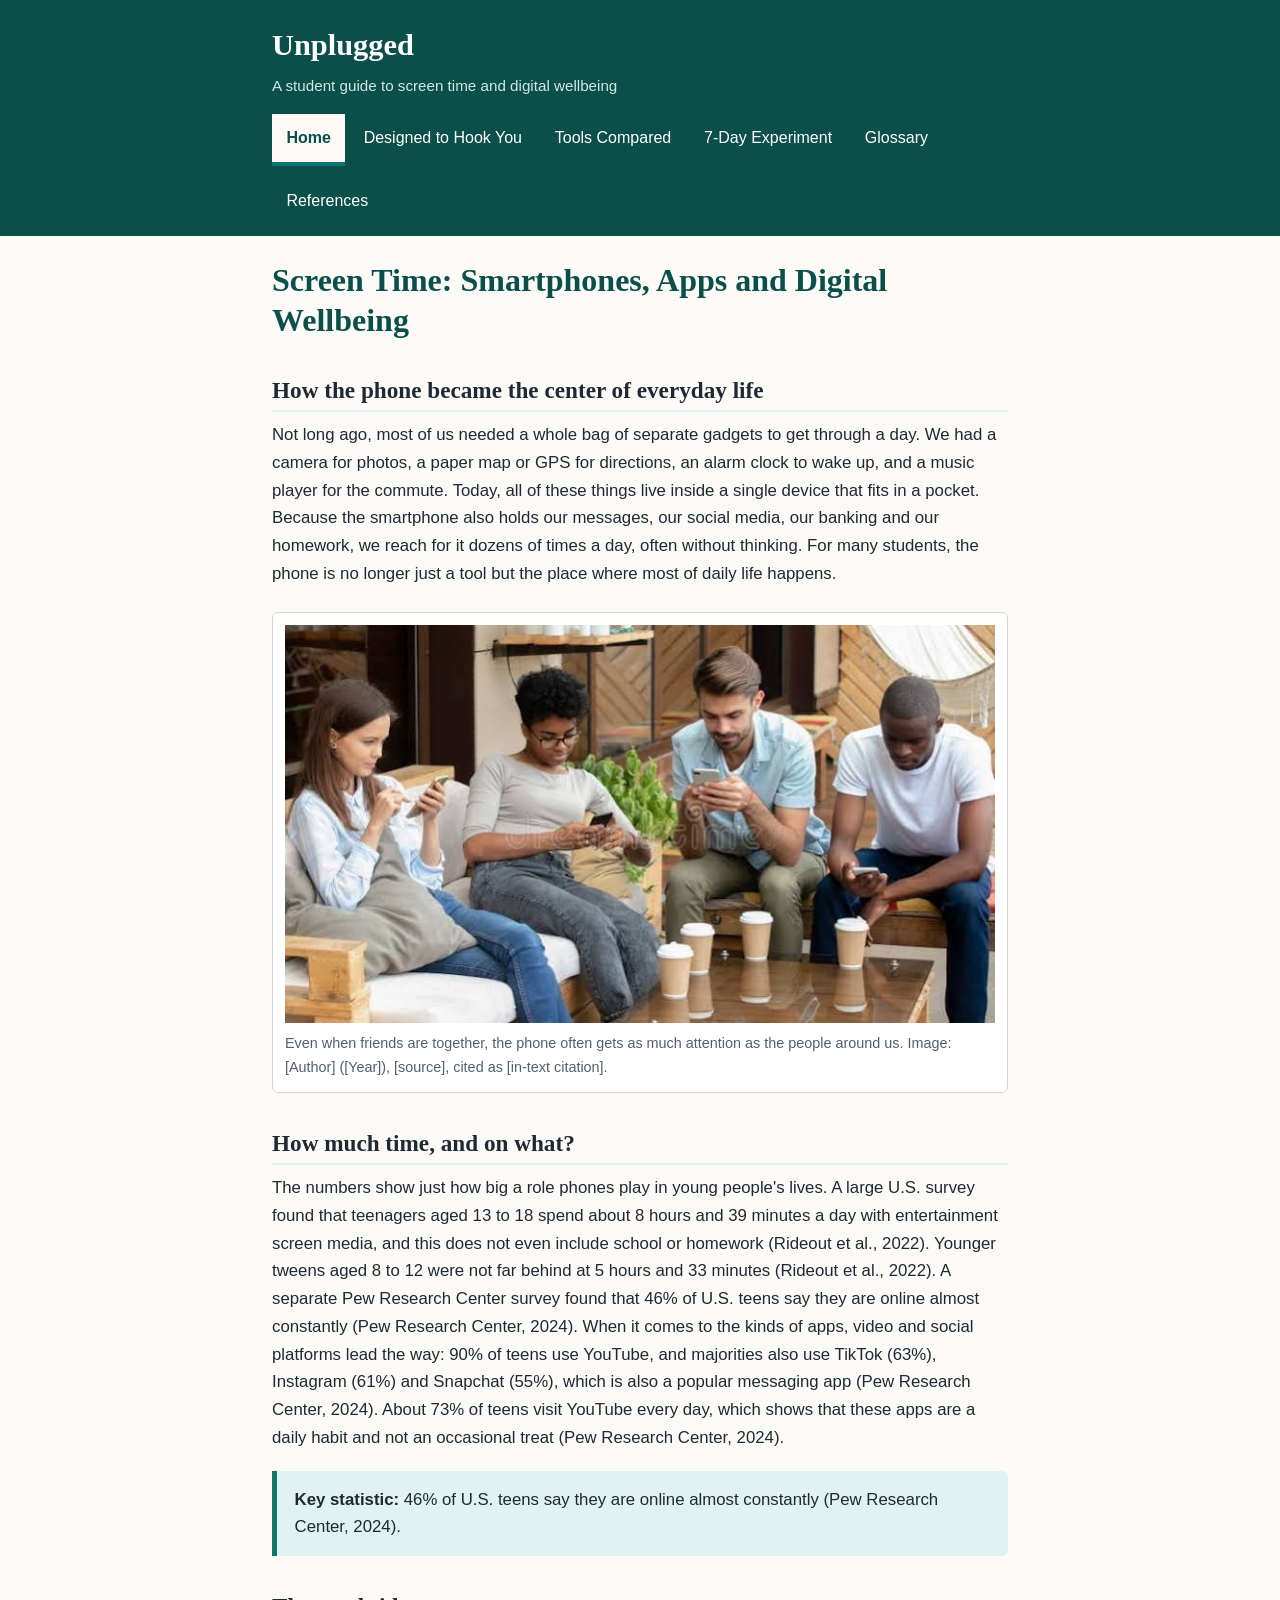
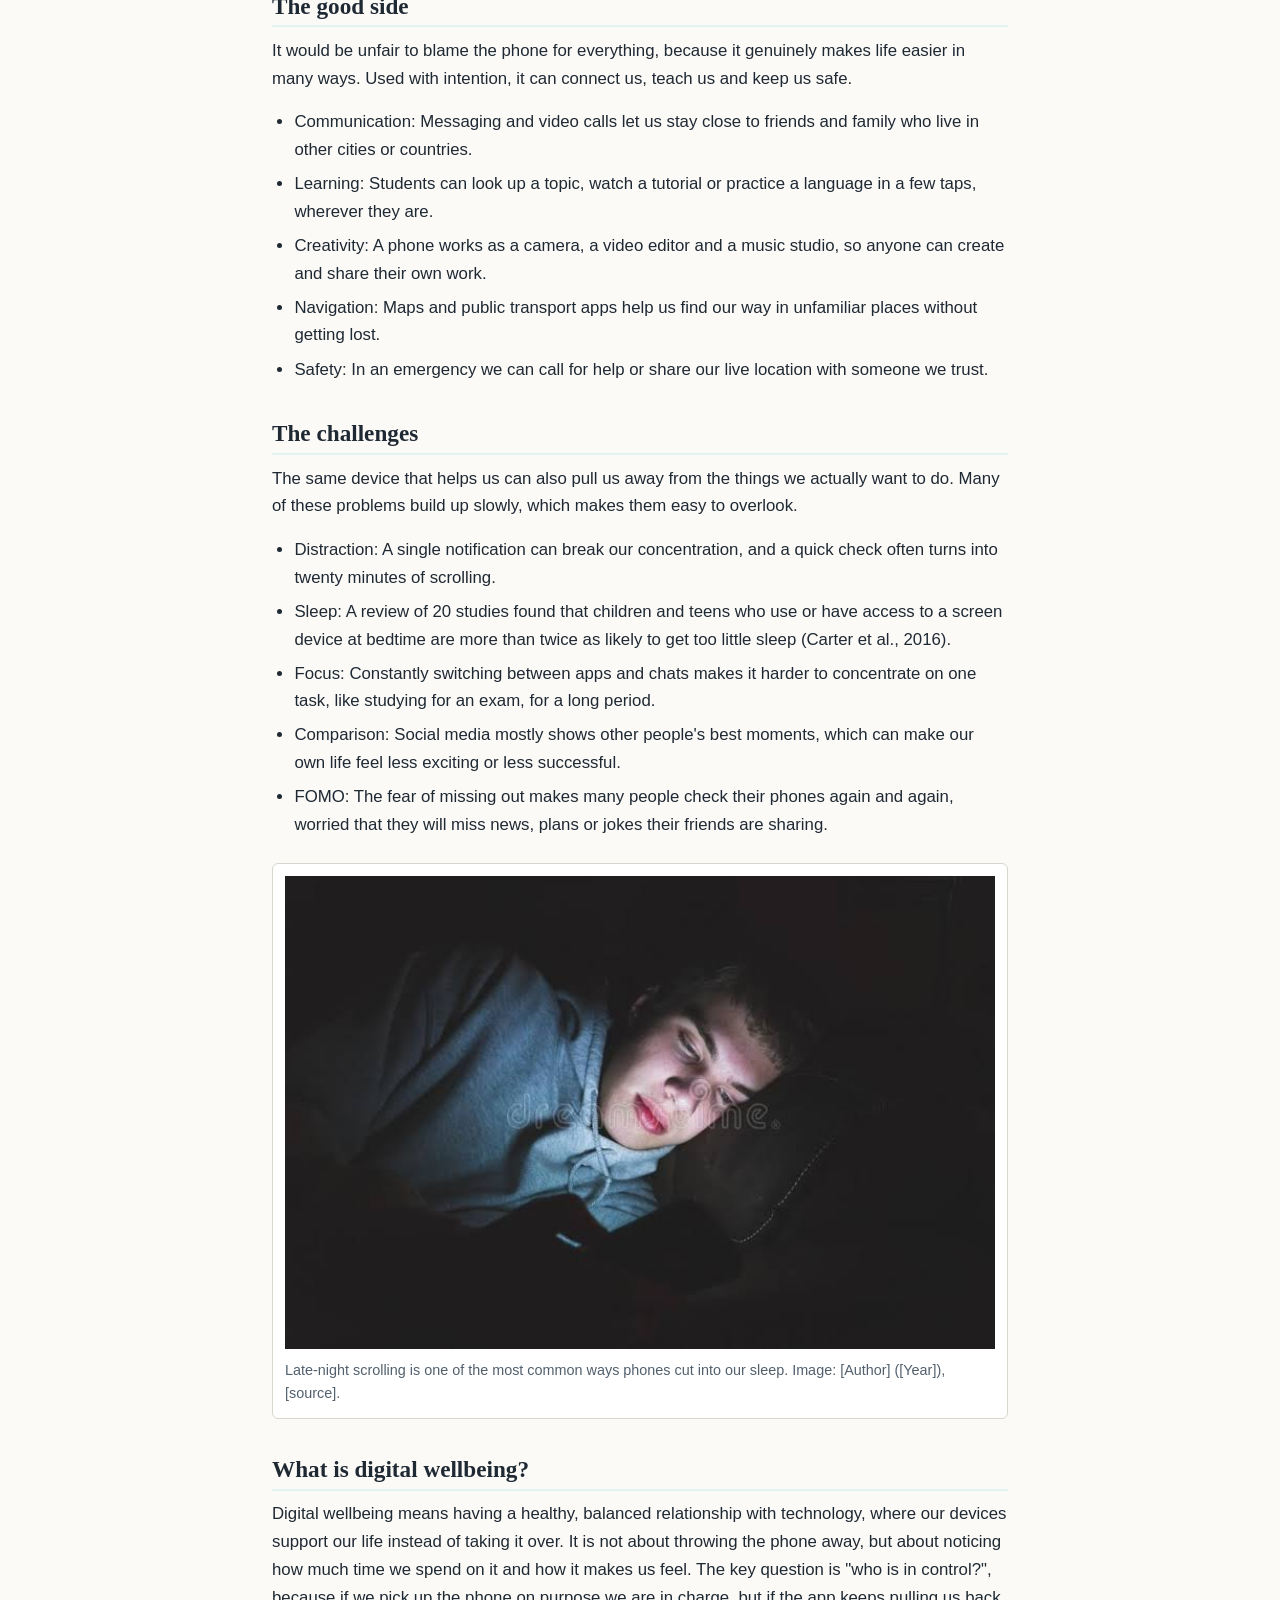
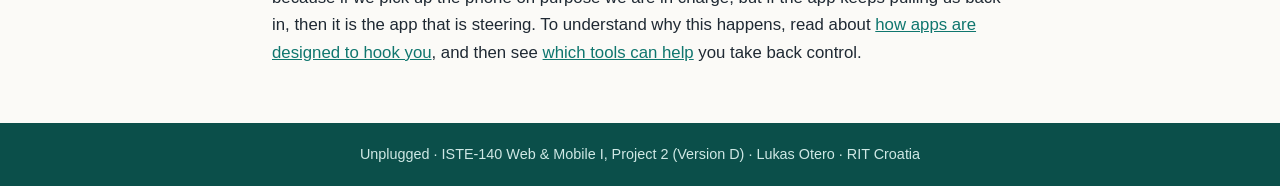
<file: index.html>
<!DOCTYPE html>
<html lang="en">
  <head>
    <meta charset="utf-8">
    <meta name="viewport" content="width=device-width, initial-scale=1">
    <title>Home | Unplugged</title>
    <link rel="stylesheet" href="assets/css/style.css">
  </head>
  <body>
    <header class="site-header">
      <p class="site-name">Unplugged</p>
      <p class="site-tagline">A student guide to screen time and digital wellbeing</p>
      <nav aria-label="Main navigation">
        <ul class="nav-list">
          <li><a href="index.html" aria-current="page">Home</a></li>
          <li><a href="hooked.html">Designed to Hook You</a></li>
          <li><a href="tools.html">Tools Compared</a></li>
          <li><a href="experiment.html">7-Day Experiment</a></li>
          <li><a href="glossary.html">Glossary</a></li>
          <li><a href="references.html">References</a></li>
        </ul>
      </nav>
    </header>

    <main>
      <h1>Screen Time: Smartphones, Apps and Digital Wellbeing</h1>

      <section class="intro">
        <h2>How the phone became the center of everyday life</h2>
        <p>Not long ago, most of us needed a whole bag of separate gadgets to get through a day. We had a camera for photos, a paper map or GPS for directions, an alarm clock to wake up, and a music player for the commute. Today, all of these things live inside a single device that fits in a pocket. Because the smartphone also holds our messages, our social media, our banking and our homework, we reach for it dozens of times a day, often without thinking. For many students, the phone is no longer just a tool but the place where most of daily life happens.</p>
        <figure>
          <img src="assets/media/home-phone-use.jpg" alt="A group of students sitting together on a bench, each one looking down at their own smartphone" width="800" height="500">
          <figcaption>Even when friends are together, the phone often gets as much attention as the people around us. Image: [Author] ([Year]), [source], cited as [in-text citation].</figcaption>
        </figure>
      </section>

      <section>
        <h2>How much time, and on what?</h2>
        <p>The numbers show just how big a role phones play in young people's lives. A large U.S. survey found that teenagers aged 13 to 18 spend about 8 hours and 39 minutes a day with entertainment screen media, and this does not even include school or homework (Rideout et al., 2022). Younger tweens aged 8 to 12 were not far behind at 5 hours and 33 minutes (Rideout et al., 2022). A separate Pew Research Center survey found that 46% of U.S. teens say they are online almost constantly (Pew Research Center, 2024). When it comes to the kinds of apps, video and social platforms lead the way: 90% of teens use YouTube, and majorities also use TikTok (63%), Instagram (61%) and Snapchat (55%), which is also a popular messaging app (Pew Research Center, 2024). About 73% of teens visit YouTube every day, which shows that these apps are a daily habit and not an occasional treat (Pew Research Center, 2024).</p>
        <aside class="note">
          <p><strong>Key statistic:</strong> 46% of U.S. teens say they are online almost constantly (Pew Research Center, 2024).</p>
        </aside>
      </section>

      <section>
        <h2>The good side</h2>
        <p>It would be unfair to blame the phone for everything, because it genuinely makes life easier in many ways. Used with intention, it can connect us, teach us and keep us safe.</p>
        <ul>
          <li>Communication: Messaging and video calls let us stay close to friends and family who live in other cities or countries.</li>
          <li>Learning: Students can look up a topic, watch a tutorial or practice a language in a few taps, wherever they are.</li>
          <li>Creativity: A phone works as a camera, a video editor and a music studio, so anyone can create and share their own work.</li>
          <li>Navigation: Maps and public transport apps help us find our way in unfamiliar places without getting lost.</li>
          <li>Safety: In an emergency we can call for help or share our live location with someone we trust.</li>
        </ul>
      </section>

      <section>
        <h2>The challenges</h2>
        <p>The same device that helps us can also pull us away from the things we actually want to do. Many of these problems build up slowly, which makes them easy to overlook.</p>
        <ul>
          <li>Distraction: A single notification can break our concentration, and a quick check often turns into twenty minutes of scrolling.</li>
          <li>Sleep: A review of 20 studies found that children and teens who use or have access to a screen device at bedtime are more than twice as likely to get too little sleep (Carter et al., 2016).</li>
          <li>Focus: Constantly switching between apps and chats makes it harder to concentrate on one task, like studying for an exam, for a long period.</li>
          <li>Comparison: Social media mostly shows other people's best moments, which can make our own life feel less exciting or less successful.</li>
          <li>FOMO: The fear of missing out makes many people check their phones again and again, worried that they will miss news, plans or jokes their friends are sharing.</li>
        </ul>
        <figure>
          <img src="assets/media/home-challenges.jpg" alt="A teenager lying in bed in a dark room, their face lit by the glow of a smartphone screen" width="800" height="500">
          <figcaption>Late-night scrolling is one of the most common ways phones cut into our sleep. Image: [Author] ([Year]), [source].</figcaption>
        </figure>
      </section>

      <section>
        <h2>What is digital wellbeing?</h2>
        <p>Digital wellbeing means having a healthy, balanced relationship with technology, where our devices support our life instead of taking it over. It is not about throwing the phone away, but about noticing how much time we spend on it and how it makes us feel. The key question is "who is in control?", because if we pick up the phone on purpose we are in charge, but if the app keeps pulling us back in, then it is the app that is steering. To understand why this happens, read about <a href="hooked.html">how apps are designed to hook you</a>, and then see <a href="tools.html">which tools can help</a> you take back control.</p>
      </section>
    </main>

    <footer class="site-footer">
      <p>Unplugged &middot; ISTE-140 Web &amp; Mobile I, Project 2 (Version D) &middot; Lukas Otero &middot; RIT Croatia</p>
    </footer>
  </body>
</html>
</file>
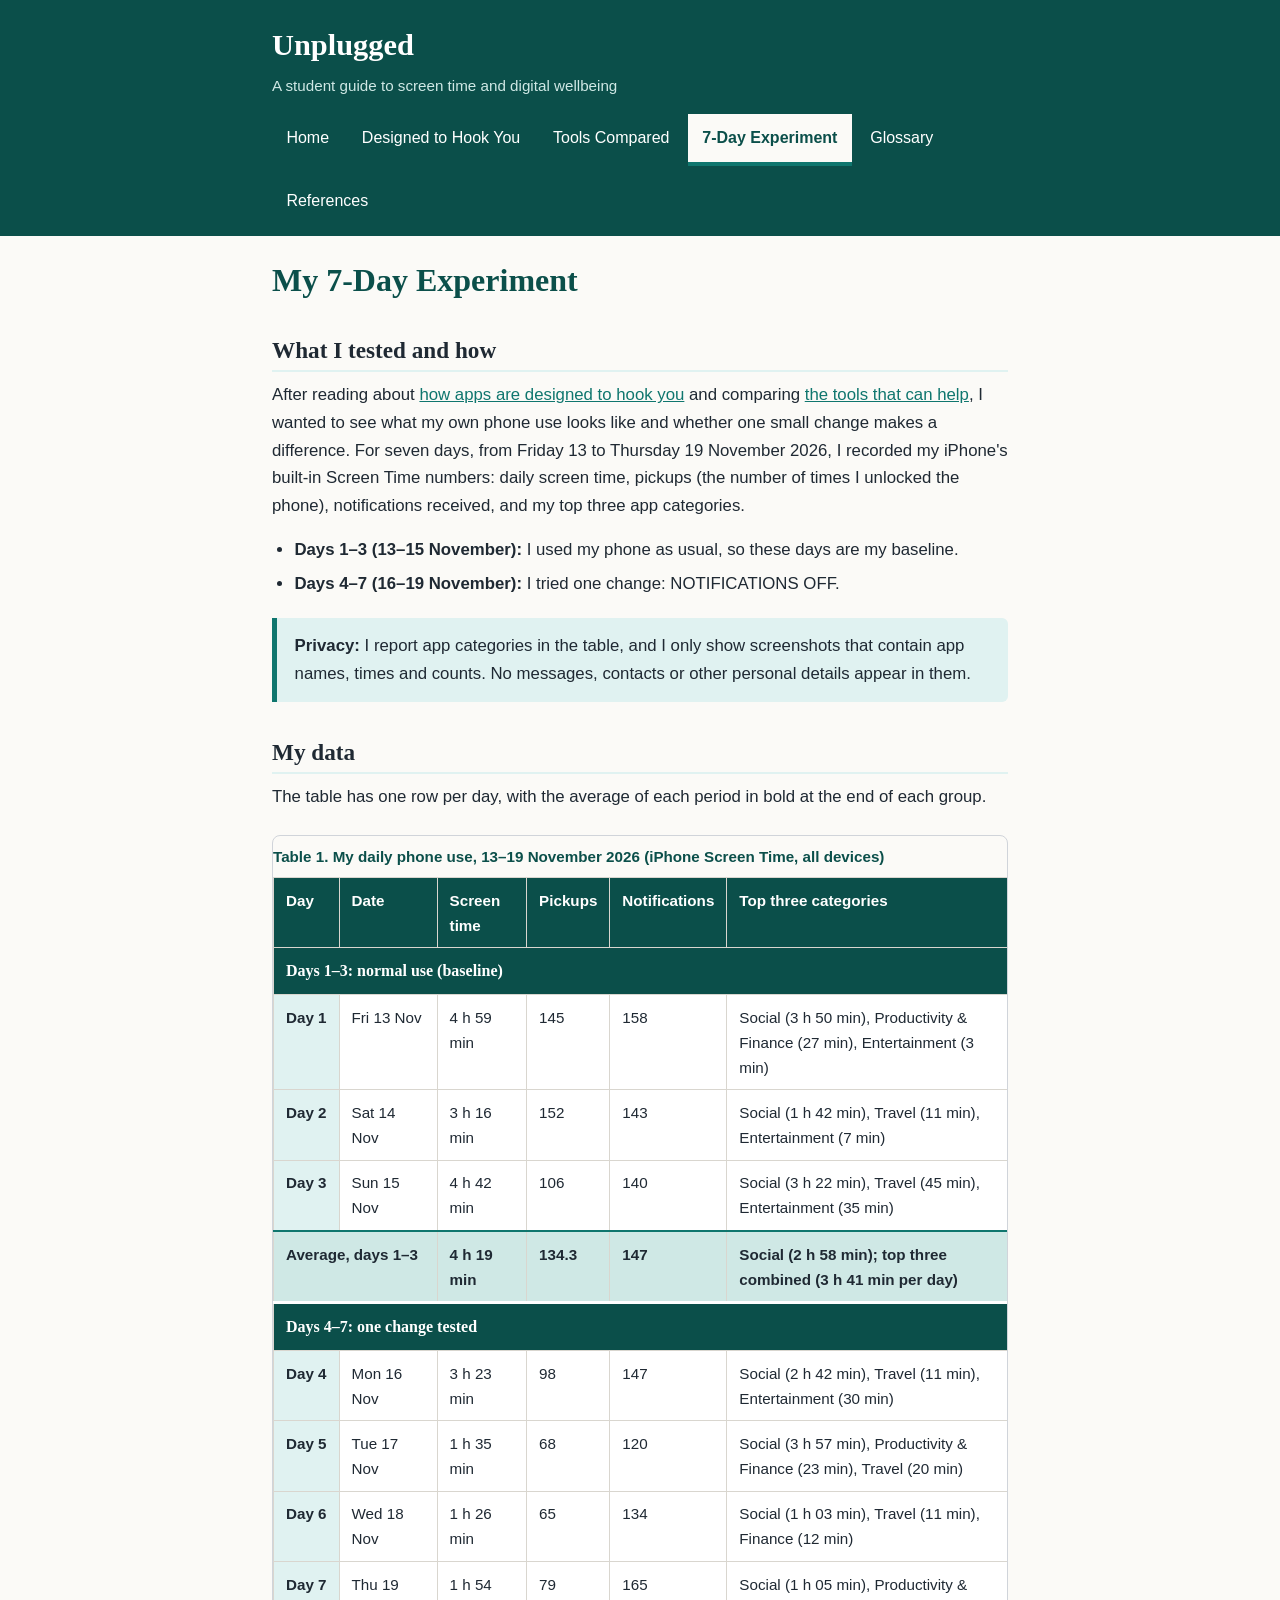
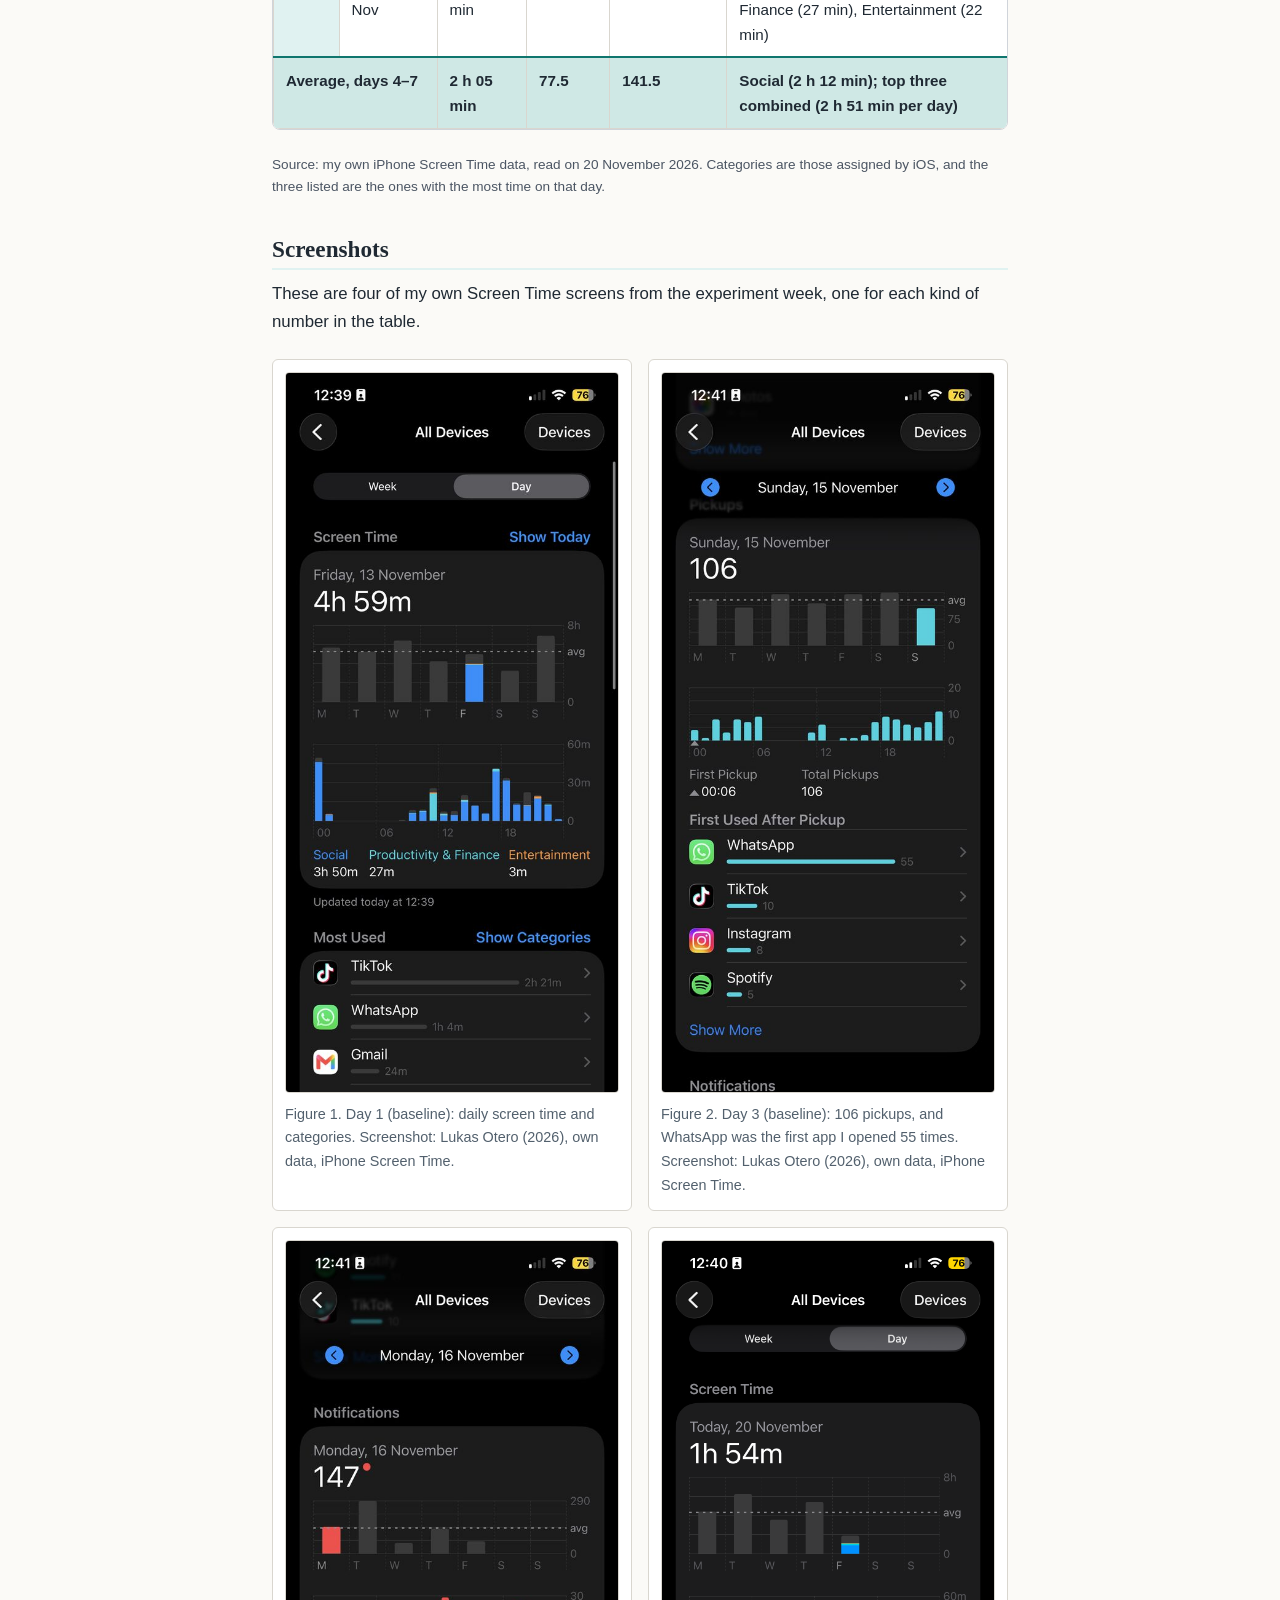
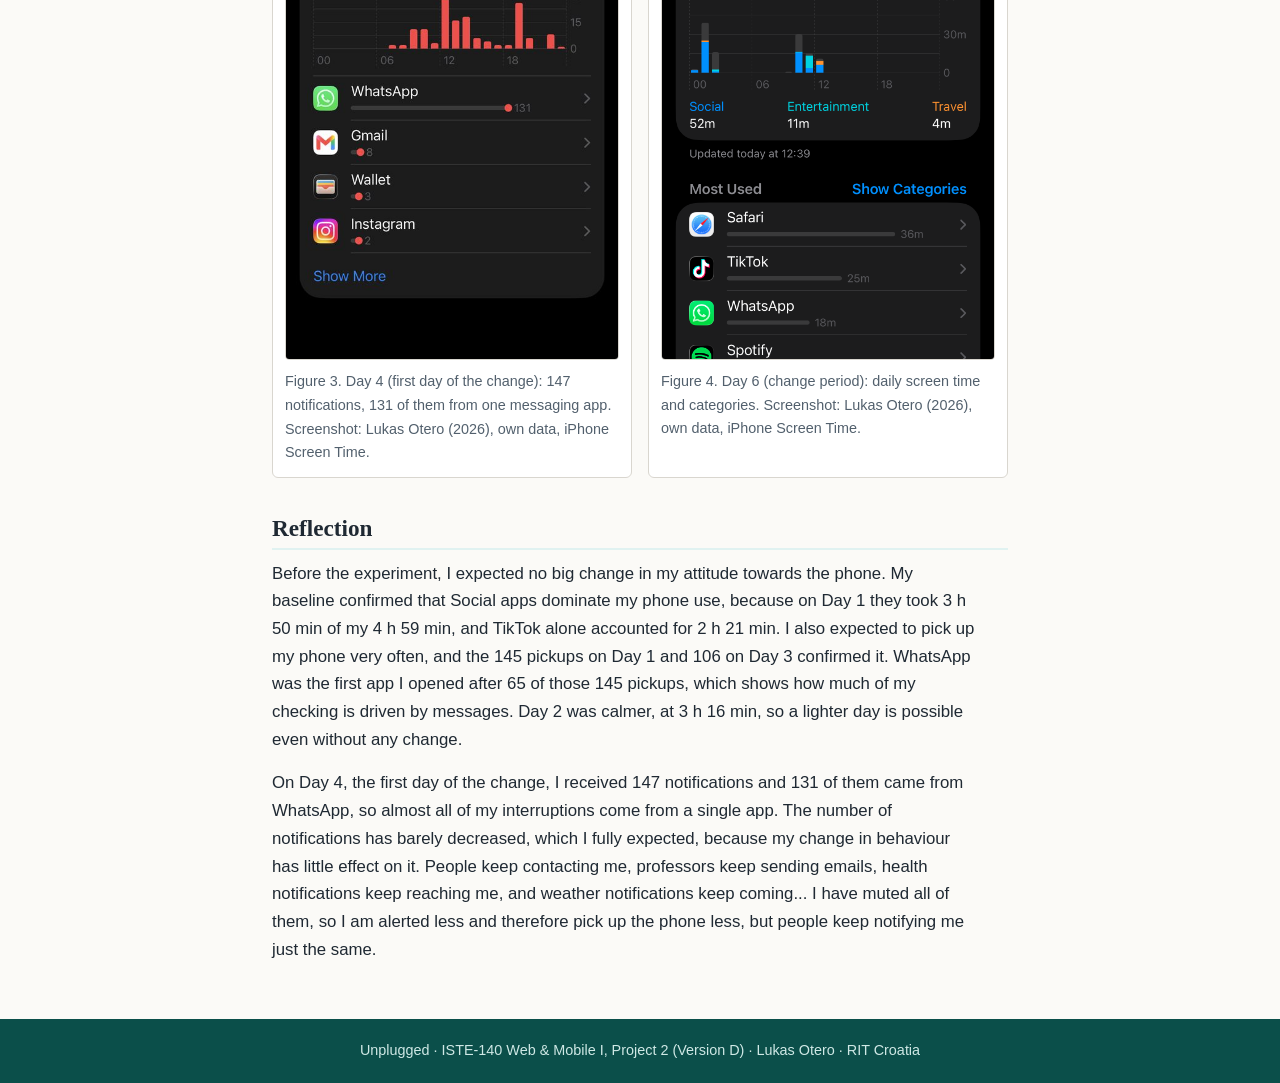
<file: experiment.html>
<!DOCTYPE html>
<html lang="en">
  <head>
    <meta charset="utf-8">
    <meta name="viewport" content="width=device-width, initial-scale=1">
    <title>7-Day Experiment | Unplugged</title>
    <link rel="stylesheet" href="assets/css/style.css">
  </head>
  <body>
    <header class="site-header">
      <p class="site-name">Unplugged</p>
      <p class="site-tagline">A student guide to screen time and digital wellbeing</p>
      <nav aria-label="Main navigation">
        <ul class="nav-list">
          <li><a href="index.html">Home</a></li>
          <li><a href="hooked.html">Designed to Hook You</a></li>
          <li><a href="tools.html">Tools Compared</a></li>
          <li><a href="experiment.html" aria-current="page">7-Day Experiment</a></li>
          <li><a href="glossary.html">Glossary</a></li>
          <li><a href="references.html">References</a></li>
        </ul>
      </nav>
    </header>

    <main>
      <h1>My 7-Day Experiment</h1>

      <section class="intro">
        <h2>What I tested and how</h2>
        <p>After reading about <a href="hooked.html">how apps are designed to hook you</a> and comparing <a href="tools.html">the tools that can help</a>, I wanted to see what my own phone use looks like and whether one small change makes a difference. For seven days, from Friday 13 to Thursday 19 November 2026, I recorded my iPhone's built-in Screen Time numbers: daily screen time, pickups (the number of times I unlocked the phone), notifications received, and my top three app categories.</p>
        <ul>
          <li><strong>Days 1&ndash;3 (13&ndash;15 November):</strong> I used my phone as usual, so these days are my baseline.</li>
          <li><strong>Days 4&ndash;7 (16&ndash;19 November):</strong> I tried one change: NOTIFICATIONS OFF.</li>
        </ul>
        <aside class="note">
          <p><strong>Privacy:</strong> I report app categories in the table, and I only show screenshots that contain app names, times and counts. No messages, contacts or other personal details appear in them.</p>
        </aside>
      </section>

      <section>
        <h2>My data</h2>
        <p>The table has one row per day, with the average of each period in bold at the end of each group.</p>

        <div class="table-wrap" tabindex="0" role="region" aria-labelledby="data-caption">
          <table class="data-table">
            <caption id="data-caption">Table 1. My daily phone use, 13&ndash;19 November 2026 (iPhone Screen Time, all devices)</caption>
            <thead>
              <tr>
                <th scope="col">Day</th>
                <th scope="col">Date</th>
                <th scope="col">Screen time</th>
                <th scope="col">Pickups</th>
                <th scope="col">Notifications</th>
                <th scope="col">Top three categories</th>
              </tr>
            </thead>
            <tbody class="period-baseline">
              <tr class="period">
                <th scope="colgroup" colspan="6">Days 1&ndash;3: normal use (baseline)</th>
              </tr>
              <tr>
                <th scope="row">Day 1</th>
                <td>Fri 13 Nov</td>
                <td>4 h 59 min</td>
                <td>145</td>
                <td>158</td>
                <td>Social (3 h 50 min), Productivity &amp; Finance (27 min), Entertainment (3 min)</td>
              </tr>
              <tr>
                <th scope="row">Day 2</th>
                <td>Sat 14 Nov</td>
                <td>3 h 16 min</td>
                <td>152</td>
                <td>143</td>
                <td>Social (1 h 42 min), Travel (11 min), Entertainment (7 min)</td>
              </tr>
              <tr>
                <th scope="row">Day 3</th>
                <td>Sun 15 Nov</td>
                <td>4 h 42 min</td>
                <td>106</td>
                <td>140</td>
                <td>Social (3 h 22 min), Travel (45 min), Entertainment (35 min)</td>
              </tr>
              <tr class="avg">
                <th scope="row" colspan="2">Average, days 1&ndash;3</th>
                <td>4 h 19 min</td>
                <td>134.3</td>
                <td>147</td>
                <td>Social (2 h 58 min); top three combined (3 h 41 min per day)</td>
              </tr>
            </tbody>
            <tbody class="period-change">
              <tr class="period">
                <th scope="colgroup" colspan="6">Days 4&ndash;7: one change tested</th>
              </tr>
              <tr>
                <th scope="row">Day 4</th>
                <td>Mon 16 Nov</td>
                <td>3 h 23 min</td>
                <td>98</td>
                <td>147</td>
                <td>Social (2 h 42 min), Travel (11 min), Entertainment (30 min)</td>
              </tr>
              <tr>
                <th scope="row">Day 5</th>
                <td>Tue 17 Nov</td>
                <td>1 h 35 min</td>
                <td>68</td>
                <td>120</td>
                <td>Social (3 h 57 min), Productivity &amp; Finance (23 min), Travel (20 min)</td>
              </tr>
              <tr>
                <th scope="row">Day 6</th>
                <td>Wed 18 Nov</td>
                <td>1 h 26 min</td>
                <td>65</td>
                <td>134</td>
                <td>Social (1 h 03 min), Travel (11 min), Finance (12 min)</td>
              </tr>
              <tr>
                <th scope="row">Day 7</th>
                <td>Thu 19 Nov</td>
                <td>1 h 54 min</td>
                <td>79</td>
                <td>165</td>
                <td>Social (1 h 05 min), Productivity &amp; Finance (27 min), Entertainment (22 min)</td>
              </tr>
              <tr class="avg">
                <th scope="row" colspan="2">Average, days 4&ndash;7</th>
                <td>2 h 05 min</td>
                <td>77.5</td>
                <td>141.5</td>
                <td>Social (2 h 12 min); top three combined (2 h 51 min per day)</td>
              </tr>
            </tbody>
          </table>
        </div>
        <p class="table-note">Source: my own iPhone Screen Time data, read on 20 November 2026. Categories are those assigned by iOS, and the three listed are the ones with the most time on that day.</p>
      </section>

      <section>
        <h2>Screenshots</h2>
        <p>These are four of my own Screen Time screens from the experiment week, one for each kind of number in the table.</p>
        <div class="shots">
          <figure>
            <img src="assets/media/screentime-day1.jpg" alt="iPhone Screen Time summary for Friday 13 November showing 4 hours 59 minutes in total, with Social at 3 hours 50 minutes and TikTok as the most used app." width="540" height="1169">
            <figcaption>Figure 1. Day 1 (baseline): daily screen time and categories. Screenshot: Lukas Otero (2026), own data, iPhone Screen Time.</figcaption>
          </figure>
          <figure>
            <img src="assets/media/pickups-day3.jpg" alt="iPhone Screen Time pickups for Sunday 15 November showing 106 pickups in total, with WhatsApp as the app used first after 55 of them." width="540" height="1169">
            <figcaption>Figure 2. Day 3 (baseline): 106 pickups, and WhatsApp was the first app I opened 55 times. Screenshot: Lukas Otero (2026), own data, iPhone Screen Time.</figcaption>
          </figure>
          <figure>
            <img src="assets/media/notifications-day4.jpg" alt="iPhone Screen Time notifications for Monday 16 November showing 147 notifications in total, 131 of them from WhatsApp." width="540" height="1169">
            <figcaption>Figure 3. Day 4 (first day of the change): 147 notifications, 131 of them from one messaging app. Screenshot: Lukas Otero (2026), own data, iPhone Screen Time.</figcaption>
          </figure>
          <figure>
            <img src="assets/media/screentime-day6.jpg" alt="iPhone Screen Time summary for Wednesday 18 November showing 6 hours 15 minutes in total, with Social at 3 hours 57 minutes." width="540" height="1169">
            <figcaption>Figure 4. Day 6 (change period): daily screen time and categories. Screenshot: Lukas Otero (2026), own data, iPhone Screen Time.</figcaption>
          </figure>
        </div>
      </section>

      <section class="reflection">
        <h2>Reflection</h2>
        <p>Before the experiment, I expected no big change in my attitude towards the phone. My baseline confirmed that Social apps dominate my phone use, because on Day 1 they took 3 h 50 min of my 4 h 59 min, and TikTok alone accounted for 2 h 21 min. I also expected to pick up my phone very often, and the 145 pickups on Day 1 and 106 on Day 3 confirmed it. WhatsApp was the first app I opened after 65 of those 145 pickups, which shows how much of my checking is driven by messages. Day 2 was calmer, at 3 h 16 min, so a lighter day is possible even without any change.</p>
        <p>On Day 4, the first day of the change, I received 147 notifications and 131 of them came from WhatsApp, so almost all of my interruptions come from a single app.
            The number of notifications has barely decreased, which I fully expected, because my change in behaviour has little effect on it. People keep contacting me, professors keep sending emails, health notifications keep reaching me, and weather notifications keep coming... I have muted all of them, so I am alerted less and therefore pick up the phone less, but people keep notifying me just the same.</p>
      </section>
    </main>

    <footer class="site-footer">
      <p>Unplugged &middot; ISTE-140 Web &amp; Mobile I, Project 2 (Version D) &middot; Lukas Otero &middot; RIT Croatia</p>
    </footer>
  </body>
</html>
</file>
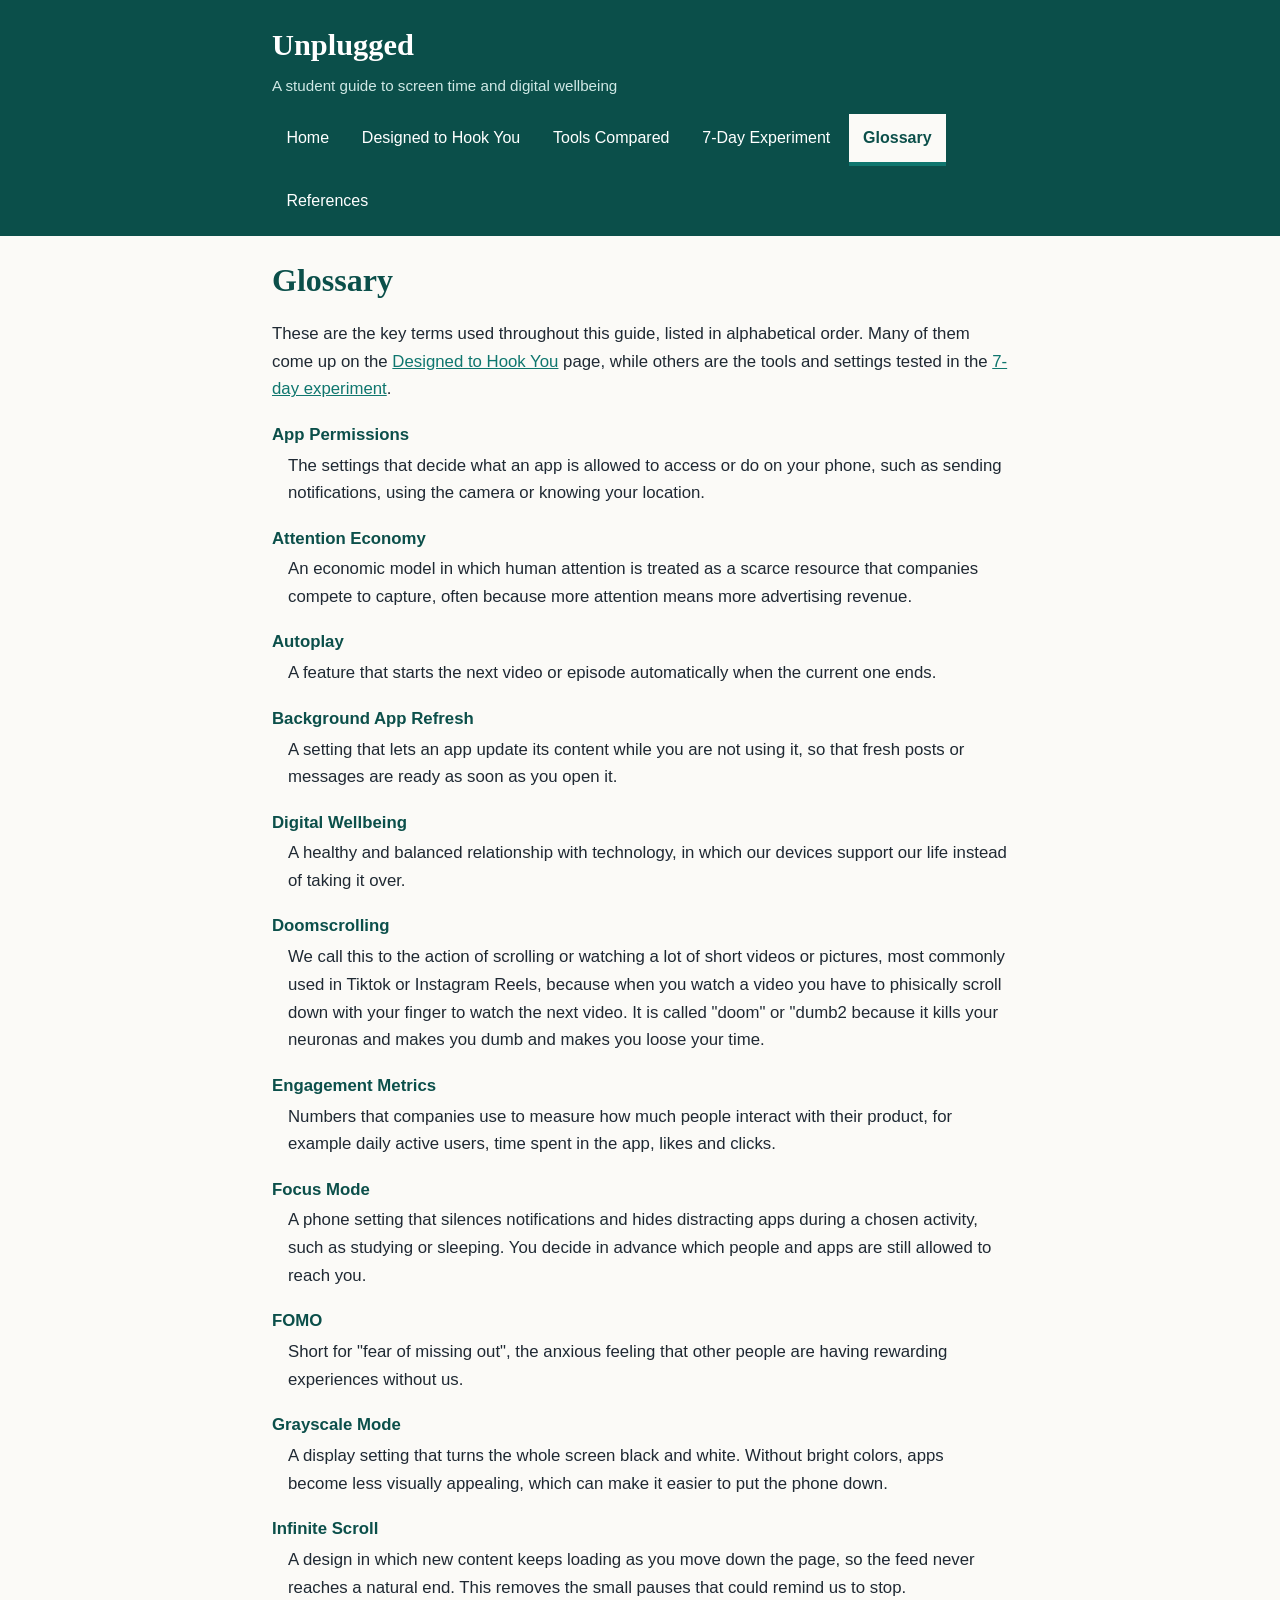
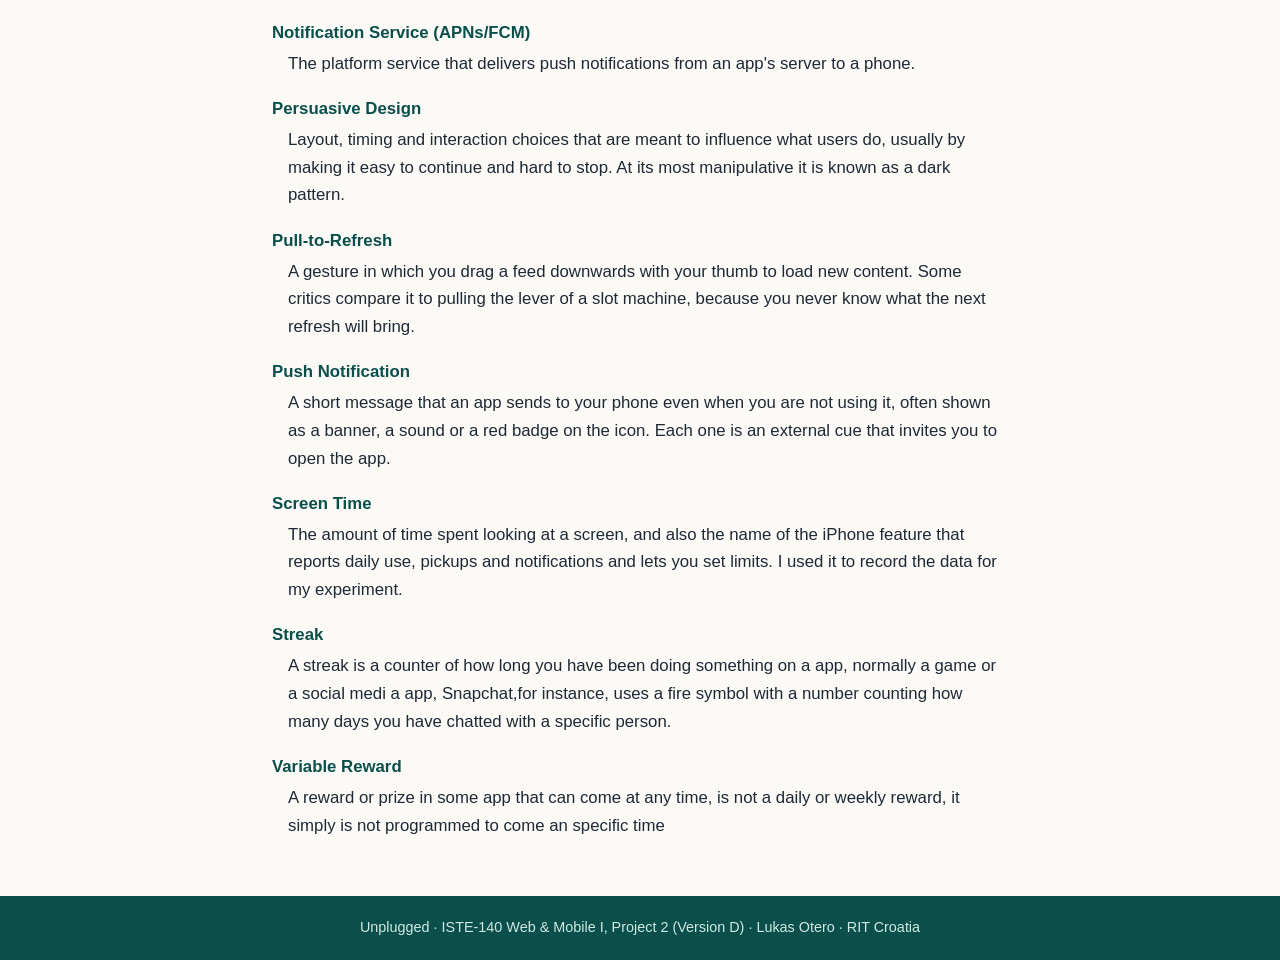
<file: glossary.html>
<!DOCTYPE html>
<html lang="en">
  <head>
    <meta charset="utf-8">
    <meta name="viewport" content="width=device-width, initial-scale=1">
    <title>Glossary | Unplugged</title>
    <link rel="stylesheet" href="assets/css/style.css">
  </head>
  <body>
    <header class="site-header">
      <p class="site-name">Unplugged</p>
      <p class="site-tagline">A student guide to screen time and digital wellbeing</p>
      <nav aria-label="Main navigation">
        <ul class="nav-list">
          <li><a href="index.html">Home</a></li>
          <li><a href="hooked.html">Designed to Hook You</a></li>
          <li><a href="tools.html">Tools Compared</a></li>
          <li><a href="experiment.html">7-Day Experiment</a></li>
          <li><a href="glossary.html" aria-current="page">Glossary</a></li>
          <li><a href="references.html">References</a></li>
        </ul>
      </nav>
    </header>

    <main>
      <h1>Glossary</h1>

<div>        <p>These are the key terms used throughout this guide, listed in alphabetical order. Many of them come up on the <a href="hooked.html">Designed to Hook You</a> page, while others are the tools and settings tested in the <a href="experiment.html">7-day experiment</a>.</p>
</div>

      <div>
        <dl class="glossary">
          <dt id="app-permissions">App Permissions</dt>
          <dd>The settings that decide what an app is allowed to access or do on your phone, such as sending notifications, using the camera or knowing your location.</dd>

          <dt id="attention-economy">Attention Economy</dt>
          <dd>An economic model in which human attention is treated as a scarce resource that companies compete to capture, often because more attention means more advertising revenue.</dd>

          <dt id="autoplay">Autoplay</dt>
          <dd>A feature that starts the next video or episode automatically when the current one ends.</dd>

          <dt id="background-app-refresh">Background App Refresh</dt>
          <dd>A setting that lets an app update its content while you are not using it, so that fresh posts or messages are ready as soon as you open it. </dd>

          <dt id="digital-wellbeing">Digital Wellbeing</dt>
          <dd>A healthy and balanced relationship with technology, in which our devices support our life instead of taking it over.</dd>

         <dt id="doomscrolling">Doomscrolling</dt>
          <dd> We call this to the action of scrolling or watching a lot of short videos or pictures, most commonly used in Tiktok or Instagram Reels, because when you watch a video you have to phisically scroll down with your finger to watch the next video. It is called "doom" or "dumb2 because it kills your neuronas and makes you dumb and makes you loose your time.</dd>
     
          <dt id="engagement-metrics">Engagement Metrics</dt>
          <dd>Numbers that companies use to measure how much people interact with their product, for example daily active users, time spent in the app, likes and clicks. </dd>

          <dt id="focus-mode">Focus Mode</dt>
          <dd>A phone setting that silences notifications and hides distracting apps during a chosen activity, such as studying or sleeping. You decide in advance which people and apps are still allowed to reach you.</dd>

          <dt id="fomo">FOMO</dt>
          <dd>Short for "fear of missing out", the anxious feeling that other people are having rewarding experiences without us.</dd>

          <dt id="grayscale-mode">Grayscale Mode</dt>
          <dd>A display setting that turns the whole screen black and white. Without bright colors, apps become less visually appealing, which can make it easier to put the phone down.</dd>

          <dt id="infinite-scroll">Infinite Scroll</dt>
          <dd>A design in which new content keeps loading as you move down the page, so the feed never reaches a natural end. This removes the small pauses that could remind us to stop.</dd>

          <dt id="notification-service">Notification Service (APNs/FCM)</dt>
          <dd>The platform service that delivers push notifications from an app's server to a phone.</dd>

          <dt id="persuasive-design">Persuasive Design</dt>
          <dd>Layout, timing and interaction choices that are meant to influence what users do, usually by making it easy to continue and hard to stop. At its most manipulative it is known as a dark pattern.</dd>

          <dt id="pull-to-refresh">Pull-to-Refresh</dt>
          <dd>A gesture in which you drag a feed downwards with your thumb to load new content. Some critics compare it to pulling the lever of a slot machine, because you never know what the next refresh will bring.</dd>

          <dt id="push-notification">Push Notification</dt>
          <dd>A short message that an app sends to your phone even when you are not using it, often shown as a banner, a sound or a red badge on the icon. Each one is an external cue that invites you to open the app.</dd>

          <dt id="screen-time">Screen Time</dt>
          <dd>The amount of time spent looking at a screen, and also the name of the iPhone feature that reports daily use, pickups and notifications and lets you set limits. I used it to record the data for my experiment.</dd>

          <dt id="streak">Streak</dt>
          <dd>A streak is a counter of how long you have been doing something on a app, normally a game or a social medi a app, Snapchat,for instance, uses a fire symbol with a number counting how many days you have chatted with a specific person.</dd>
       
          <dt id="variable-reward">Variable Reward</dt>
          <dd>A reward or prize in some app that can come at any time, is not a daily or weekly reward, it simply is not programmed to come an specific time</dd>
          
          
          
        </dl>
      </div>
    </main>

    <footer class="site-footer">
      <p>Unplugged &middot; ISTE-140 Web &amp; Mobile I, Project 2 (Version D) &middot; Lukas Otero &middot; RIT Croatia</p>
    </footer>
  </body>
</html>
</file>
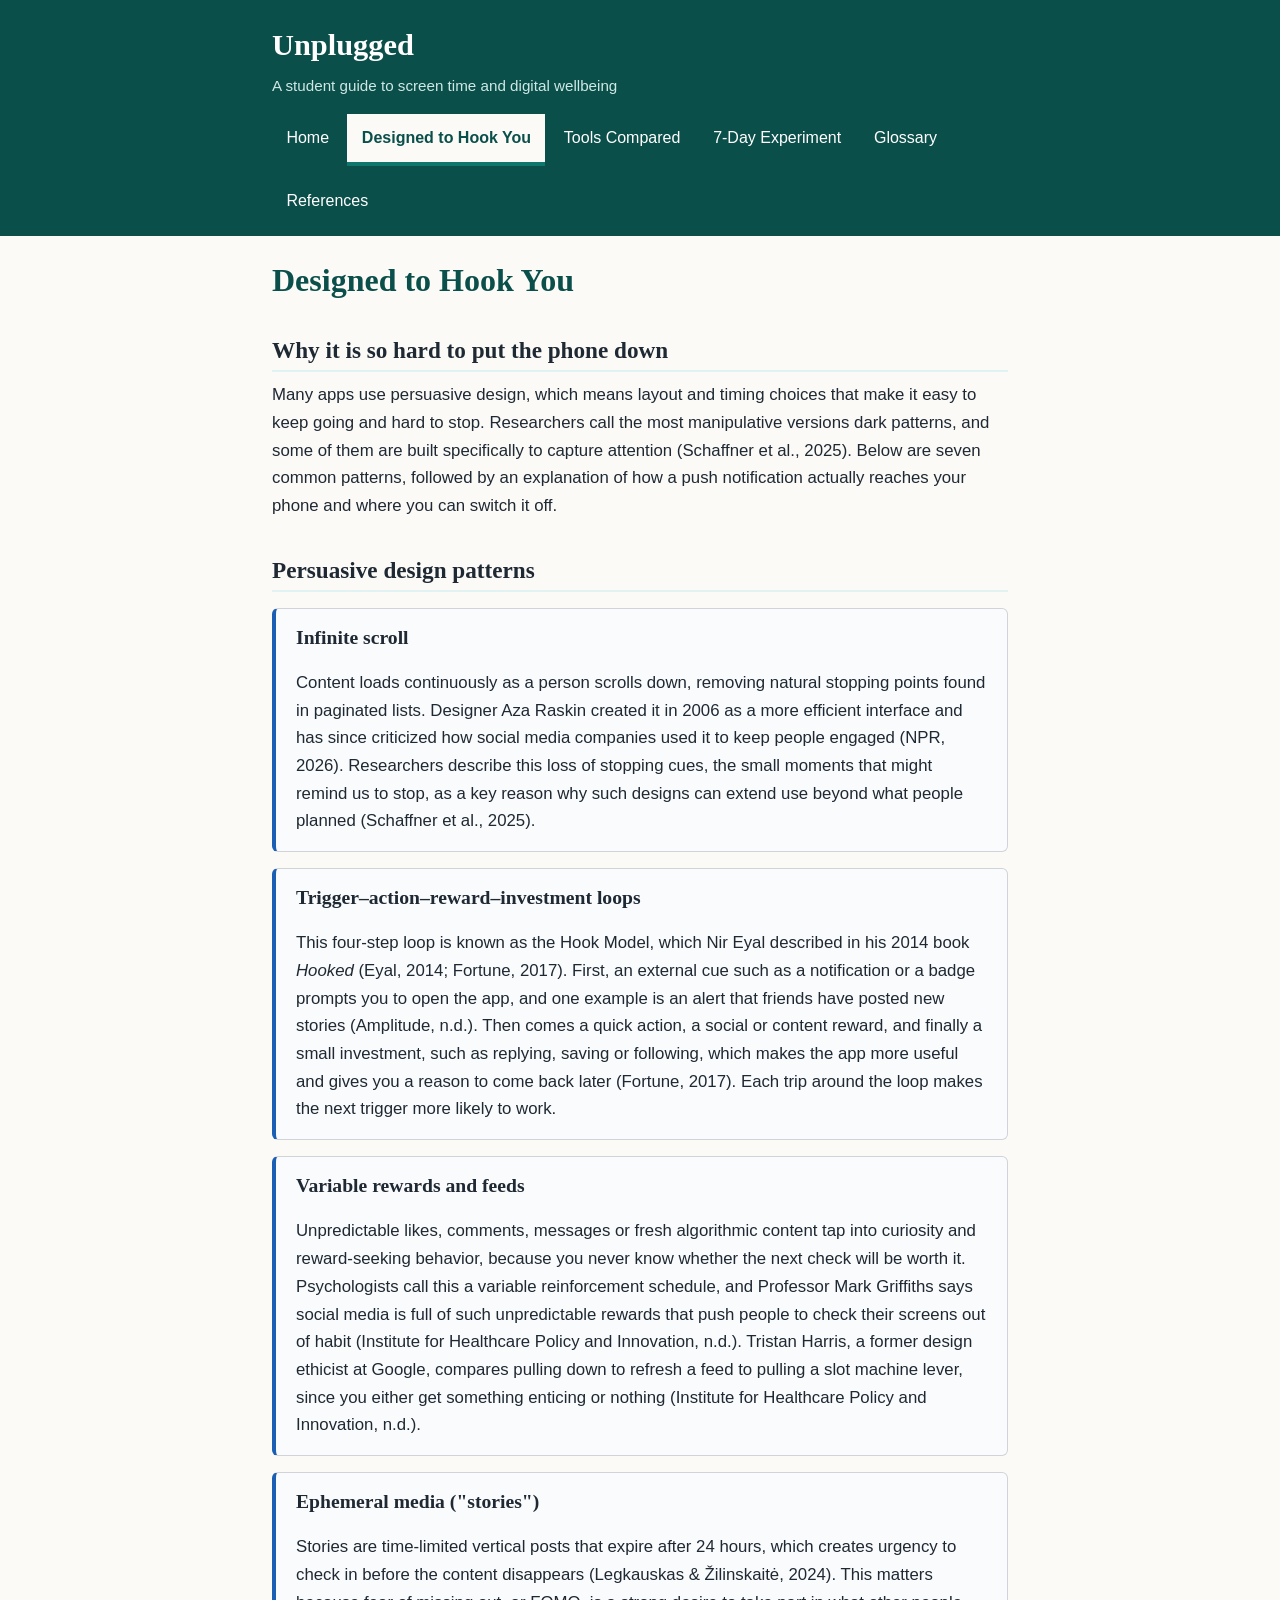
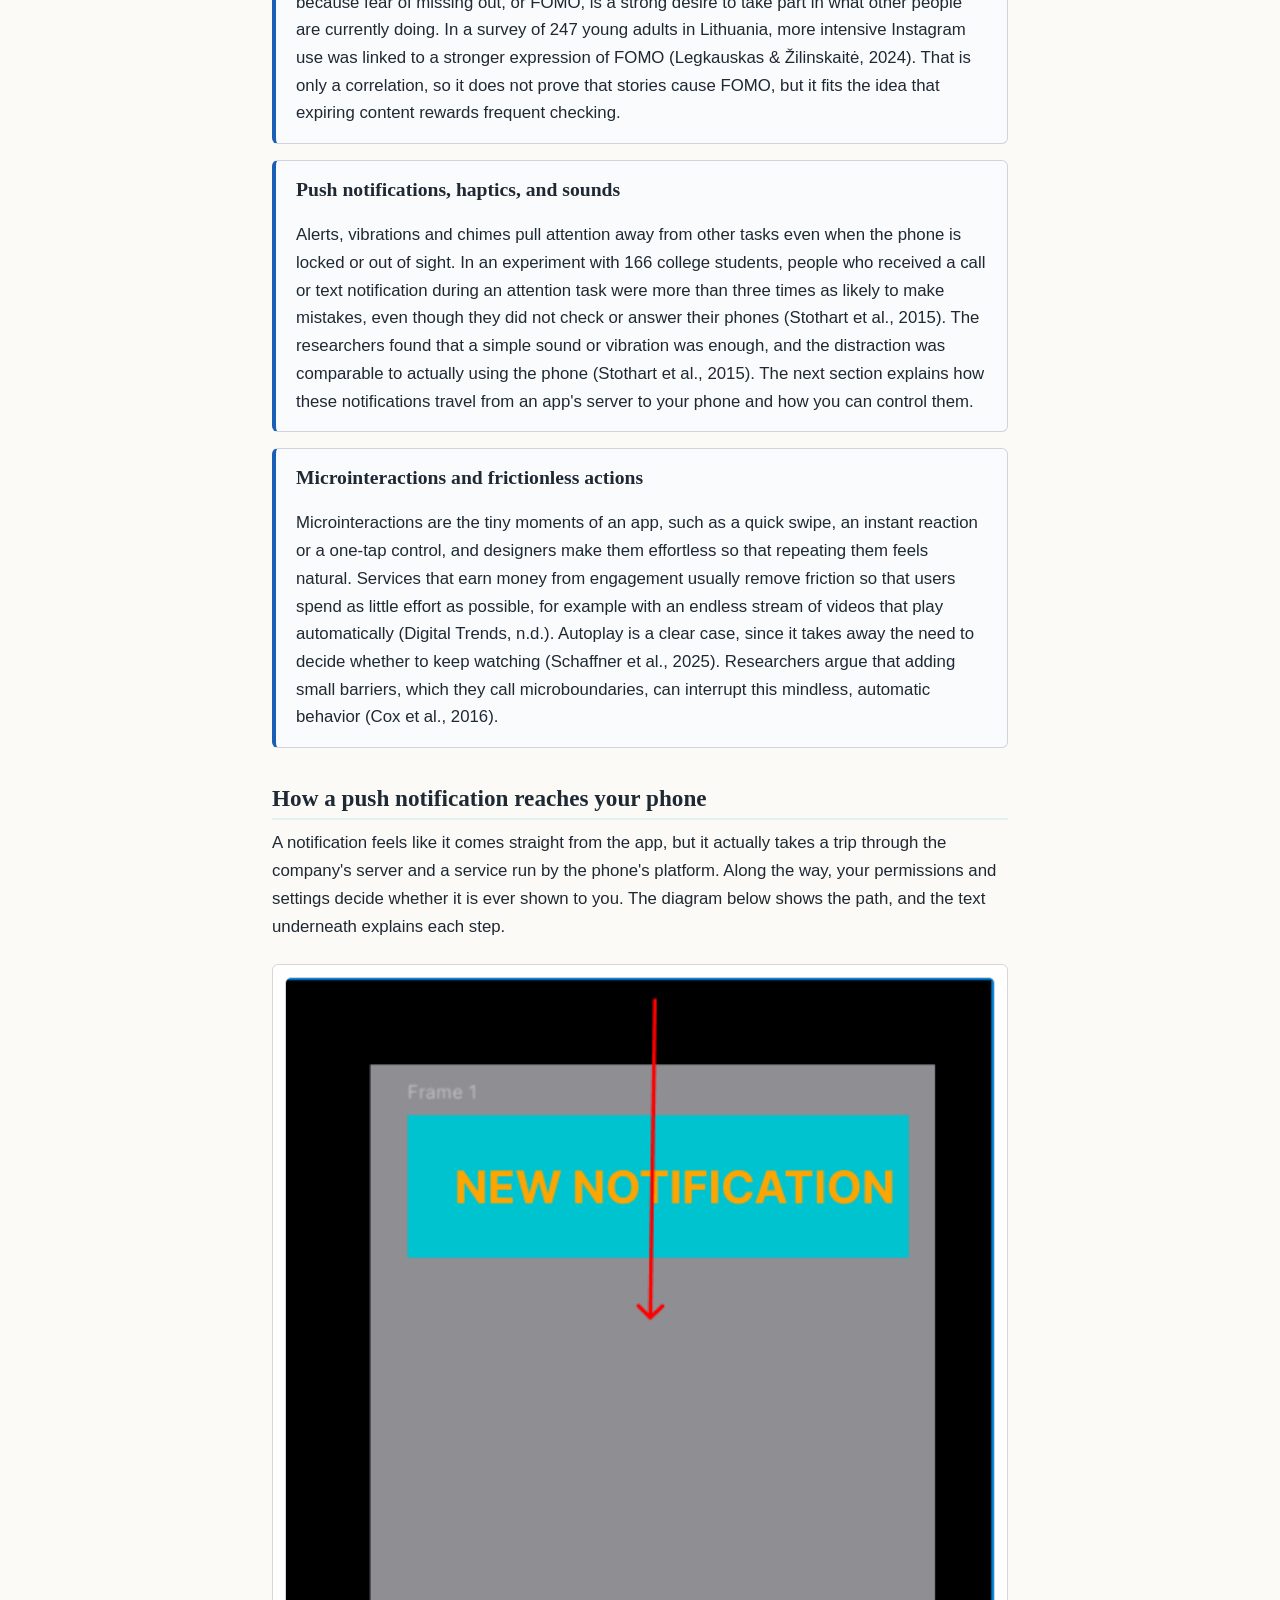
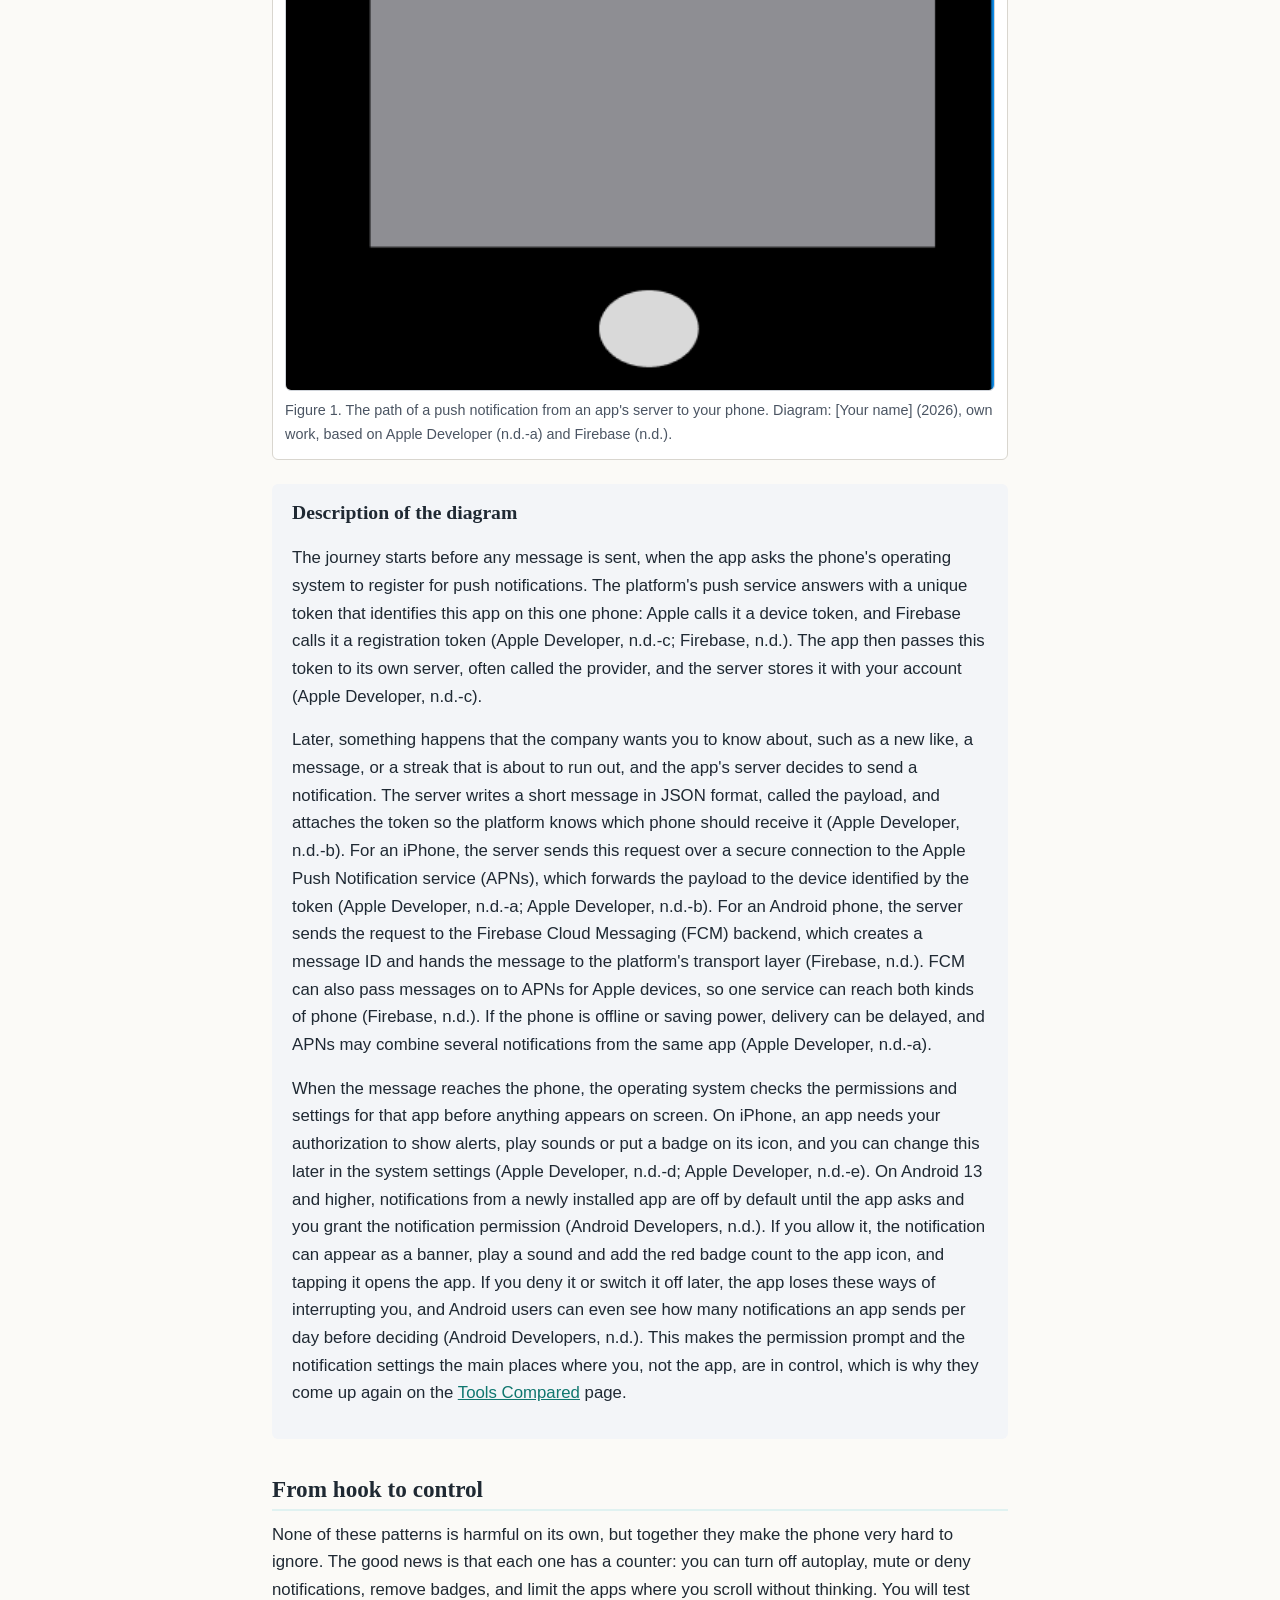
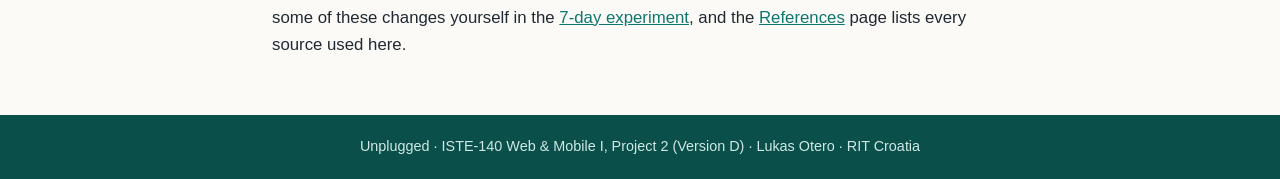
<file: hooked.html>
<!DOCTYPE html>
<html lang="en">
  <head>
    <meta charset="utf-8">
    <meta name="viewport" content="width=device-width, initial-scale=1">
    <title>Designed to Hook You | Unplugged</title>
    <link rel="stylesheet" href="assets/css/style.css">
  </head>
  <body>
    <header class="site-header">
      <p class="site-name">Unplugged</p>
      <p class="site-tagline">A student guide to screen time and digital wellbeing</p>
      <nav aria-label="Main navigation">
        <ul class="nav-list">
          <li><a href="index.html">Home</a></li>
          <li><a href="hooked.html" aria-current="page">Designed to Hook You</a></li>
          <li><a href="tools.html">Tools Compared</a></li>
          <li><a href="experiment.html">7-Day Experiment</a></li>
          <li><a href="glossary.html">Glossary</a></li>
          <li><a href="references.html">References</a></li>
        </ul>
      </nav>
    </header>

    <main>
      <h1>Designed to Hook You</h1>

      <section class="intro">
        <h2>Why it is so hard to put the phone down</h2>
        <p>Many apps use persuasive design, which means layout and timing choices that make it easy to keep going and hard to stop. Researchers call the most manipulative versions dark patterns, and some of them are built specifically to capture attention (Schaffner et al., 2025). Below are seven common patterns, followed by an explanation of how a push notification actually reaches your phone and where you can switch it off.</p>
      </section>
      <section>
        <h2>Persuasive design patterns</h2>
        <article class="pattern">
            <h3>Infinite scroll</h3>
            <p> Content loads continuously as a person scrolls down, removing natural stopping points found in paginated lists. Designer Aza Raskin created it in 2006 as a more efficient interface and has since criticized how social media companies used it to keep people engaged (NPR, 2026). Researchers describe this loss of stopping cues, the small moments that might remind us to stop, as a key reason why such designs can extend use beyond what people planned (Schaffner et al., 2025).</p>
        </article>
         <article class="pattern">
            <h3>Trigger–action–reward–investment loops</h3>
            <p>This four-step loop is known as the Hook Model, which Nir Eyal described in his 2014 book <em>Hooked</em> (Eyal, 2014; Fortune, 2017). First, an external cue such as a notification or a badge prompts you to open the app, and one example is an alert that friends have posted new stories (Amplitude, n.d.). Then comes a quick action, a social or content reward, and finally a small investment, such as replying, saving or following, which makes the app more useful and gives you a reason to come back later (Fortune, 2017). Each trip around the loop makes the next trigger more likely to work.</p>
        </article>
         <article class="pattern">
            <h3>Variable rewards and feeds</h3>
            <p>Unpredictable likes, comments, messages or fresh algorithmic content tap into curiosity and reward-seeking behavior, because you never know whether the next check will be worth it. Psychologists call this a variable reinforcement schedule, and Professor Mark Griffiths says social media is full of such unpredictable rewards that push people to check their screens out of habit (Institute for Healthcare Policy and Innovation, n.d.). Tristan Harris, a former design ethicist at Google, compares pulling down to refresh a feed to pulling a slot machine lever, since you either get something enticing or nothing (Institute for Healthcare Policy and Innovation, n.d.).</p>
        </article>
         <article class="pattern">
            <h3>Ephemeral media ("stories")</h3>
            <p>Stories are time-limited vertical posts that expire after 24 hours, which creates urgency to check in before the content disappears (Legkauskas &amp; Žilinskaitė, 2024). This matters because fear of missing out, or FOMO, is a strong desire to take part in what other people are currently doing. In a survey of 247 young adults in Lithuania, more intensive Instagram use was linked to a stronger expression of FOMO (Legkauskas &amp; Žilinskaitė, 2024). That is only a correlation, so it does not prove that stories cause FOMO, but it fits the idea that expiring content rewards frequent checking.</p>
        </article>
         <article class="pattern">
            <h3>Push notifications, haptics, and sounds</h3>
            <p>Alerts, vibrations and chimes pull attention away from other tasks even when the phone is locked or out of sight. In an experiment with 166 college students, people who received a call or text notification during an attention task were more than three times as likely to make mistakes, even though they did not check or answer their phones (Stothart et al., 2015). The researchers found that a simple sound or vibration was enough, and the distraction was comparable to actually using the phone (Stothart et al., 2015). The next section explains how these notifications travel from an app's server to your phone and how you can control them.</p>
        </article>
         <article class="pattern">
            <h3>Microinteractions and frictionless actions</h3>
            <p>Microinteractions are the tiny moments of an app, such as a quick swipe, an instant reaction or a one-tap control, and designers make them effortless so that repeating them feels natural. Services that earn money from engagement usually remove friction so that users spend as little effort as possible, for example with an endless stream of videos that play automatically (Digital Trends, n.d.). Autoplay is a clear case, since it takes away the need to decide whether to keep watching (Schaffner et al., 2025). Researchers argue that adding small barriers, which they call microboundaries, can interrupt this mindless, automatic behavior (Cox et al., 2016).</p>
        </article>
      </section>
      <section>
        <h2>How a push notification reaches your phone</h2>
        <p>A notification feels like it comes straight from the app, but it actually takes a trip through the company's server and a service run by the phone's platform. Along the way, your permissions and settings decide whether it is ever shown to you. The diagram below shows the path, and the text underneath explains each step.</p>

       
        <figure class="diagram">
             <img src="assets/media/notification-path-diagram.png" alt="Diagram of the path of a push notification: the app's server sends a message to Apple Push Notification service or Firebase Cloud Messaging, which delivers it to the phone, where the operating system checks the app's notification permission before showing a banner, sound or red badge." width="1000" height="500" aria-describedby="diagram-description">
          <figcaption>Figure 1. The path of a push notification from an app's server to your phone. Diagram: [Your name] (2026), own work, based on Apple Developer (n.d.-a) and Firebase (n.d.).</figcaption>
        </figure>

        <div id="diagram-description" class="diagram-description">
          <h3>Description of the diagram</h3>
          <p>The journey starts before any message is sent, when the app asks the phone's operating system to register for push notifications. The platform's push service answers with a unique token that identifies this app on this one phone: Apple calls it a device token, and Firebase calls it a registration token (Apple Developer, n.d.-c; Firebase, n.d.). The app then passes this token to its own server, often called the provider, and the server stores it with your account (Apple Developer, n.d.-c).</p>
          <p>Later, something happens that the company wants you to know about, such as a new like, a message, or a streak that is about to run out, and the app's server decides to send a notification. The server writes a short message in JSON format, called the payload, and attaches the token so the platform knows which phone should receive it (Apple Developer, n.d.-b). For an iPhone, the server sends this request over a secure connection to the Apple Push Notification service (APNs), which forwards the payload to the device identified by the token (Apple Developer, n.d.-a; Apple Developer, n.d.-b). For an Android phone, the server sends the request to the Firebase Cloud Messaging (FCM) backend, which creates a message ID and hands the message to the platform's transport layer (Firebase, n.d.). FCM can also pass messages on to APNs for Apple devices, so one service can reach both kinds of phone (Firebase, n.d.). If the phone is offline or saving power, delivery can be delayed, and APNs may combine several notifications from the same app (Apple Developer, n.d.-a).</p>
          <p>When the message reaches the phone, the operating system checks the permissions and settings for that app before anything appears on screen. On iPhone, an app needs your authorization to show alerts, play sounds or put a badge on its icon, and you can change this later in the system settings (Apple Developer, n.d.-d; Apple Developer, n.d.-e). On Android 13 and higher, notifications from a newly installed app are off by default until the app asks and you grant the notification permission (Android Developers, n.d.). If you allow it, the notification can appear as a banner, play a sound and add the red badge count to the app icon, and tapping it opens the app. If you deny it or switch it off later, the app loses these ways of interrupting you, and Android users can even see how many notifications an app sends per day before deciding (Android Developers, n.d.). This makes the permission prompt and the notification settings the main places where you, not the app, are in control, which is why they come up again on the <a href="tools.html">Tools Compared</a> page.</p>
        </div>
      </section>

      <section>
        <h2>From hook to control</h2>
        <p>None of these patterns is harmful on its own, but together they make the phone very hard to ignore. The good news is that each one has a counter: you can turn off autoplay, mute or deny notifications, remove badges, and limit the apps where you scroll without thinking. You will test some of these changes yourself in the <a href="experiment.html">7-day experiment</a>, and the <a href="references.html">References</a> page lists every source used here.</p>
      </section>
    </main>

    <footer class="site-footer">
      <p>Unplugged &middot; ISTE-140 Web &amp; Mobile I, Project 2 (Version D) &middot; Lukas Otero &middot; RIT Croatia</p>
    </footer>
  </body>
</html>
</file>
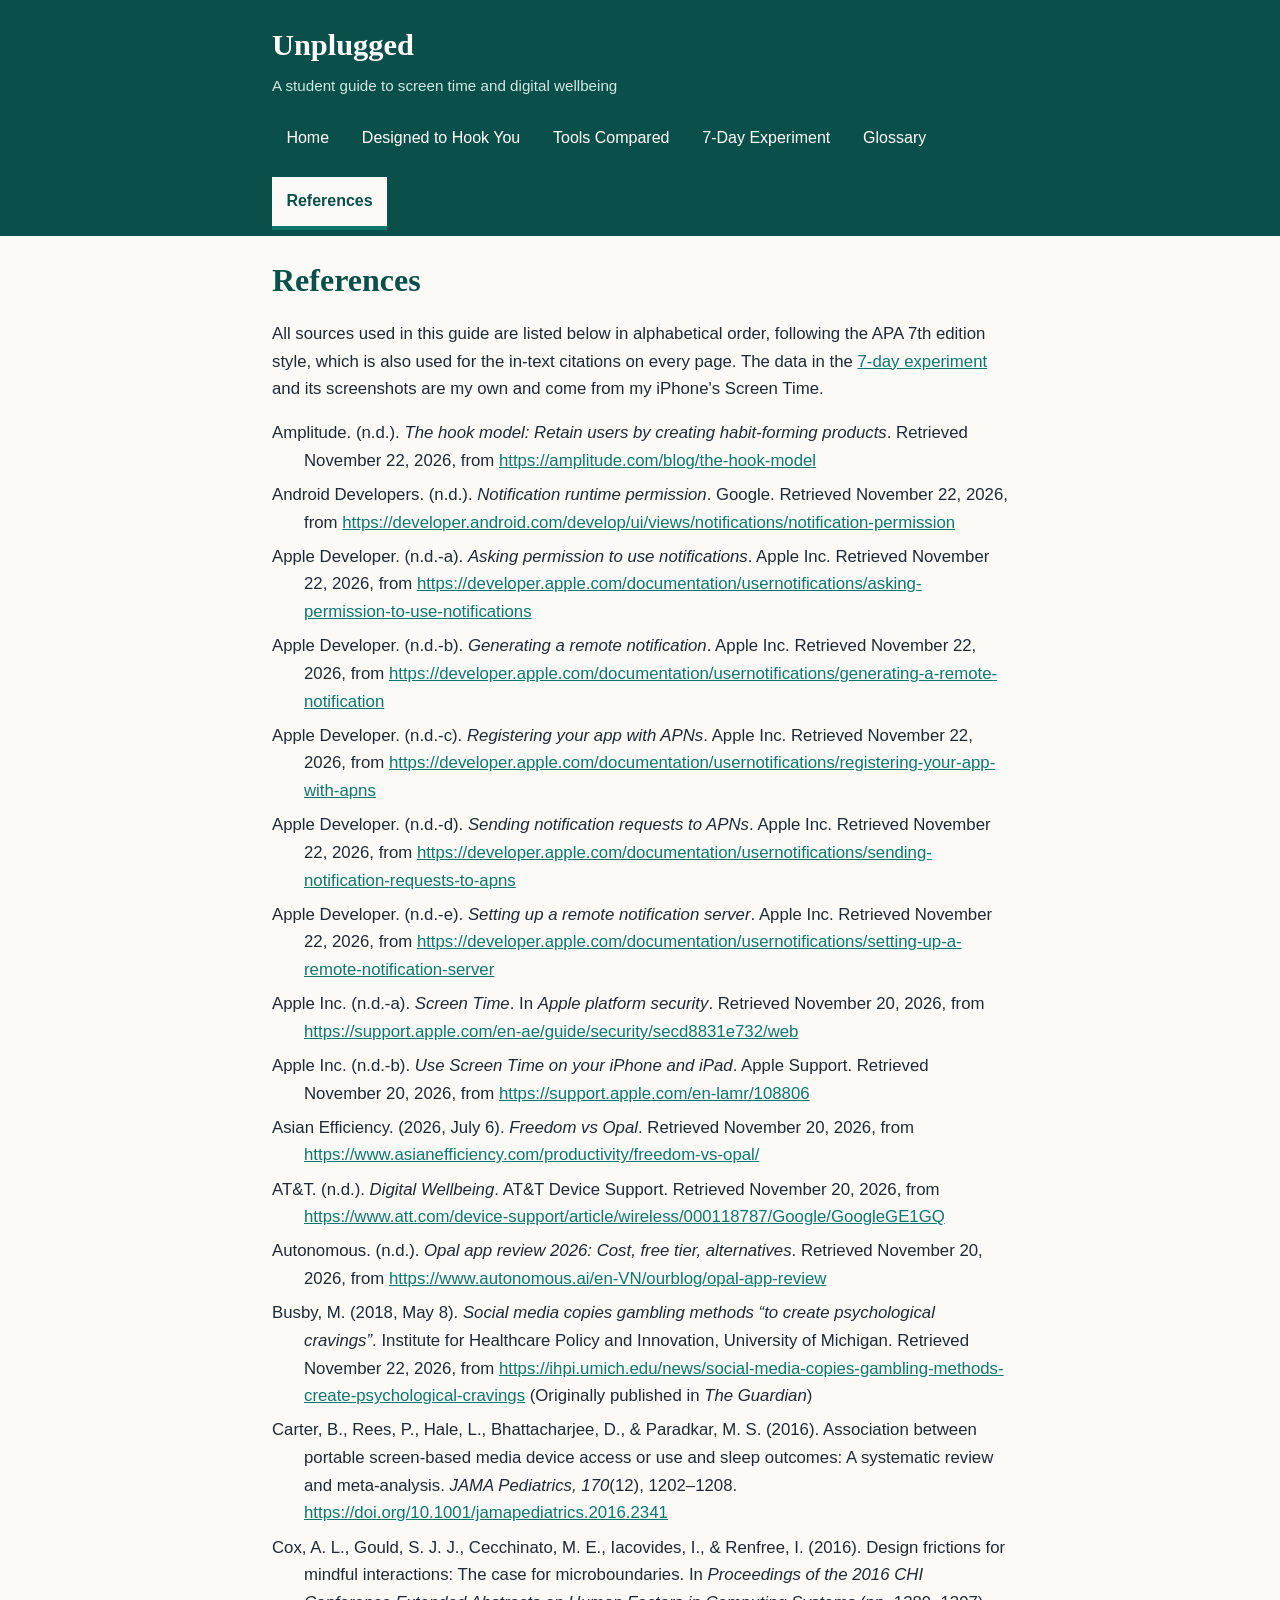
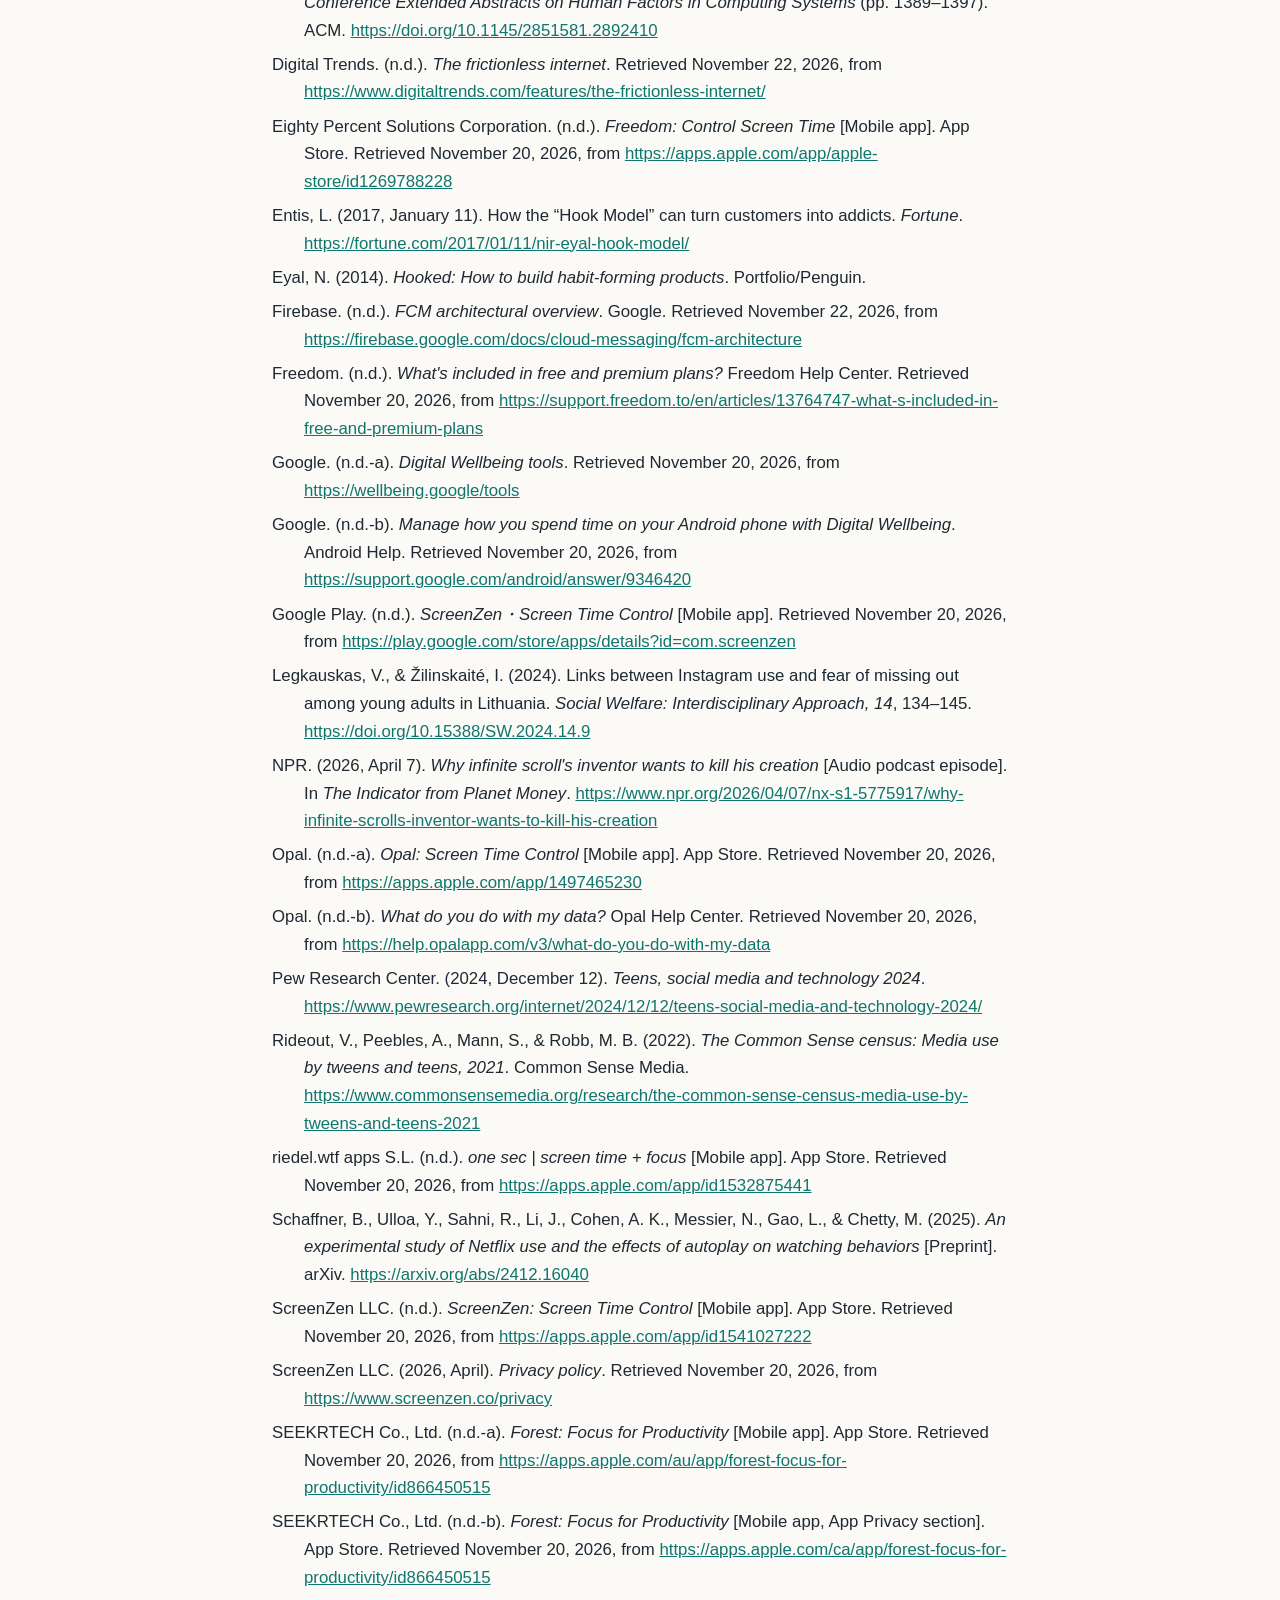
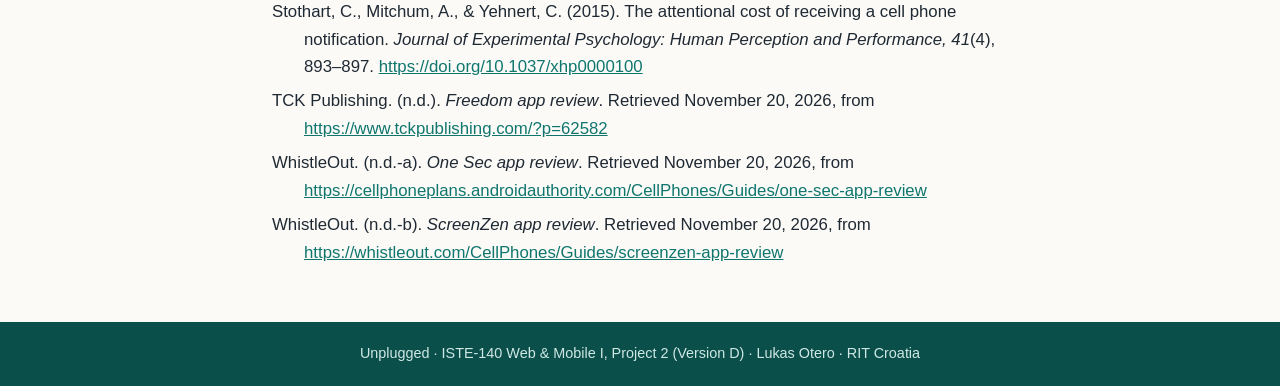
<file: references.html>
<!DOCTYPE html>
<html lang="en">
  <head>
    <meta charset="utf-8">
    <meta name="viewport" content="width=device-width, initial-scale=1">
    <title>References | Unplugged</title>
    <link rel="stylesheet" href="assets/css/style.css">
  </head>
  <body>
    <header class="site-header">
      <p class="site-name">Unplugged</p>
      <p class="site-tagline">A student guide to screen time and digital wellbeing</p>
      <nav aria-label="Main navigation">
        <ul class="nav-list">
          <li><a href="index.html">Home</a></li>
          <li><a href="hooked.html">Designed to Hook You</a></li>
          <li><a href="tools.html">Tools Compared</a></li>
          <li><a href="experiment.html">7-Day Experiment</a></li>
          <li><a href="glossary.html">Glossary</a></li>
          <li><a href="references.html" aria-current="page">References</a></li>
        </ul>
      </nav>
    </header>

    <main>
      <h1>References</h1>

      <div>
        <p>All sources used in this guide are listed below in alphabetical order, following the APA 7th edition style, which is also used for the in-text citations on every page. The data in the <a href="experiment.html">7-day experiment</a> and its screenshots are my own and come from my iPhone's Screen Time.</p>
      </div>

      <div>
        <ul class="reference-list">
          <li>Amplitude. (n.d.). <em>The hook model: Retain users by creating habit-forming products</em>. Retrieved November 22, 2026, from <a href="https://amplitude.com/blog/the-hook-model">https://amplitude.com/blog/the-hook-model</a></li>

          <li>Android Developers. (n.d.). <em>Notification runtime permission</em>. Google. Retrieved November 22, 2026, from <a href="https://developer.android.com/develop/ui/views/notifications/notification-permission">https://developer.android.com/develop/ui/views/notifications/notification-permission</a></li><!-- VERIFY title and URL against the page you used -->

          <li>Apple Developer. (n.d.-a). <em>Asking permission to use notifications</em>. Apple Inc. Retrieved November 22, 2026, from <a href="https://developer.apple.com/documentation/usernotifications/asking-permission-to-use-notifications">https://developer.apple.com/documentation/usernotifications/asking-permission-to-use-notifications</a></li><!-- VERIFY -->
          <li>Apple Developer. (n.d.-b). <em>Generating a remote notification</em>. Apple Inc. Retrieved November 22, 2026, from <a href="https://developer.apple.com/documentation/usernotifications/generating-a-remote-notification">https://developer.apple.com/documentation/usernotifications/generating-a-remote-notification</a></li>
          <li>Apple Developer. (n.d.-c). <em>Registering your app with APNs</em>. Apple Inc. Retrieved November 22, 2026, from <a href="https://developer.apple.com/documentation/usernotifications/registering-your-app-with-apns">https://developer.apple.com/documentation/usernotifications/registering-your-app-with-apns</a></li>
          <li>Apple Developer. (n.d.-d). <em>Sending notification requests to APNs</em>. Apple Inc. Retrieved November 22, 2026, from <a href="https://developer.apple.com/documentation/usernotifications/sending-notification-requests-to-apns">https://developer.apple.com/documentation/usernotifications/sending-notification-requests-to-apns</a></li>
          <li>Apple Developer. (n.d.-e). <em>Setting up a remote notification server</em>. Apple Inc. Retrieved November 22, 2026, from <a href="https://developer.apple.com/documentation/usernotifications/setting-up-a-remote-notification-server">https://developer.apple.com/documentation/usernotifications/setting-up-a-remote-notification-server</a></li>

          <li>Apple Inc. (n.d.-a). <em>Screen Time</em>. In <em>Apple platform security</em>. Retrieved November 20, 2026, from <a href="https://support.apple.com/en-ae/guide/security/secd8831e732/web">https://support.apple.com/en-ae/guide/security/secd8831e732/web</a></li><!-- VERIFY title -->
          <li>Apple Inc. (n.d.-b). <em>Use Screen Time on your iPhone and iPad</em>. Apple Support. Retrieved November 20, 2026, from <a href="https://support.apple.com/en-lamr/108806">https://support.apple.com/en-lamr/108806</a></li>

          <li>Asian Efficiency. (2026, July 6). <em>Freedom vs Opal</em>. Retrieved November 20, 2026, from <a href="https://www.asianefficiency.com/productivity/freedom-vs-opal/">https://www.asianefficiency.com/productivity/freedom-vs-opal/</a></li><!-- VERIFY title -->

          <li>AT&amp;T. (n.d.). <em>Digital Wellbeing</em>. AT&amp;T Device Support. Retrieved November 20, 2026, from <a href="https://www.att.com/device-support/article/wireless/000118787/Google/GoogleGE1GQ">https://www.att.com/device-support/article/wireless/000118787/Google/GoogleGE1GQ</a></li><!-- VERIFY title -->

          <li>Autonomous. (n.d.). <em>Opal app review 2026: Cost, free tier, alternatives</em>. Retrieved November 20, 2026, from <a href="https://www.autonomous.ai/en-VN/ourblog/opal-app-review">https://www.autonomous.ai/en-VN/ourblog/opal-app-review</a></li>

          <li>Busby, M. (2018, May 8). <em>Social media copies gambling methods &ldquo;to create psychological cravings&rdquo;</em>. Institute for Healthcare Policy and Innovation, University of Michigan. Retrieved November 22, 2026, from <a href="https://ihpi.umich.edu/news/social-media-copies-gambling-methods-create-psychological-cravings">https://ihpi.umich.edu/news/social-media-copies-gambling-methods-create-psychological-cravings</a> (Originally published in <em>The Guardian</em>)</li>

          <li>Carter, B., Rees, P., Hale, L., Bhattacharjee, D., &amp; Paradkar, M. S. (2016). Association between portable screen-based media device access or use and sleep outcomes: A systematic review and meta-analysis. <em>JAMA Pediatrics, 170</em>(12), 1202&ndash;1208. <a href="https://doi.org/10.1001/jamapediatrics.2016.2341">https://doi.org/10.1001/jamapediatrics.2016.2341</a></li>

          <li>Cox, A. L., Gould, S. J. J., Cecchinato, M. E., Iacovides, I., &amp; Renfree, I. (2016). Design frictions for mindful interactions: The case for microboundaries. In <em>Proceedings of the 2016 CHI Conference Extended Abstracts on Human Factors in Computing Systems</em> (pp. 1389&ndash;1397). ACM. <a href="https://doi.org/10.1145/2851581.2892410">https://doi.org/10.1145/2851581.2892410</a></li>

          <li>Digital Trends. (n.d.). <em>The frictionless internet</em>. Retrieved November 22, 2026, from <a href="https://www.digitaltrends.com/features/the-frictionless-internet/">https://www.digitaltrends.com/features/the-frictionless-internet/</a></li><!-- VERIFY author and date on the page -->

          <li>Eighty Percent Solutions Corporation. (n.d.). <em>Freedom: Control Screen Time</em> [Mobile app]. App Store. Retrieved November 20, 2026, from <a href="https://apps.apple.com/app/apple-store/id1269788228">https://apps.apple.com/app/apple-store/id1269788228</a></li>

          <li>Entis, L. (2017, January 11). How the &ldquo;Hook Model&rdquo; can turn customers into addicts. <em>Fortune</em>. <a href="https://fortune.com/2017/01/11/nir-eyal-hook-model/">https://fortune.com/2017/01/11/nir-eyal-hook-model/</a></li>

          <li>Eyal, N. (2014). <em>Hooked: How to build habit-forming products</em>. Portfolio/Penguin.</li>

          <li>Firebase. (n.d.). <em>FCM architectural overview</em>. Google. Retrieved November 22, 2026, from <a href="https://firebase.google.com/docs/cloud-messaging/fcm-architecture">https://firebase.google.com/docs/cloud-messaging/fcm-architecture</a></li>

          <li>Freedom. (n.d.). <em>What's included in free and premium plans?</em> Freedom Help Center. Retrieved November 20, 2026, from <a href="https://support.freedom.to/en/articles/13764747-what-s-included-in-free-and-premium-plans">https://support.freedom.to/en/articles/13764747-what-s-included-in-free-and-premium-plans</a></li>

          <li>Google. (n.d.-a). <em>Digital Wellbeing tools</em>. Retrieved November 20, 2026, from <a href="https://wellbeing.google/tools">https://wellbeing.google/tools</a></li><!-- VERIFY title -->
          <li>Google. (n.d.-b). <em>Manage how you spend time on your Android phone with Digital Wellbeing</em>. Android Help. Retrieved November 20, 2026, from <a href="https://support.google.com/android/answer/9346420">https://support.google.com/android/answer/9346420</a></li>

          <li>Google Play. (n.d.). <em>ScreenZen・Screen Time Control</em> [Mobile app]. Retrieved November 20, 2026, from <a href="https://play.google.com/store/apps/details?id=com.screenzen">https://play.google.com/store/apps/details?id=com.screenzen</a></li>

          <li>Legkauskas, V., &amp; &Zcaron;ilinskait&eacute;, I. (2024). Links between Instagram use and fear of missing out among young adults in Lithuania. <em>Social Welfare: Interdisciplinary Approach, 14</em>, 134&ndash;145. <a href="https://doi.org/10.15388/SW.2024.14.9">https://doi.org/10.15388/SW.2024.14.9</a></li>

          <li>NPR. (2026, April 7). <em>Why infinite scroll's inventor wants to kill his creation</em> [Audio podcast episode]. In <em>The Indicator from Planet Money</em>. <a href="https://www.npr.org/2026/04/07/nx-s1-5775917/why-infinite-scrolls-inventor-wants-to-kill-his-creation">https://www.npr.org/2026/04/07/nx-s1-5775917/why-infinite-scrolls-inventor-wants-to-kill-his-creation</a></li>

          <li>Opal. (n.d.-a). <em>Opal: Screen Time Control</em> [Mobile app]. App Store. Retrieved November 20, 2026, from <a href="https://apps.apple.com/app/1497465230">https://apps.apple.com/app/1497465230</a></li>
          <li>Opal. (n.d.-b). <em>What do you do with my data?</em> Opal Help Center. Retrieved November 20, 2026, from <a href="https://help.opalapp.com/v3/what-do-you-do-with-my-data">https://help.opalapp.com/v3/what-do-you-do-with-my-data</a></li>

          <li>Pew Research Center. (2024, December 12). <em>Teens, social media and technology 2024</em>. <a href="https://www.pewresearch.org/internet/2024/12/12/teens-social-media-and-technology-2024/">https://www.pewresearch.org/internet/2024/12/12/teens-social-media-and-technology-2024/</a></li>

          <li>Rideout, V., Peebles, A., Mann, S., &amp; Robb, M. B. (2022). <em>The Common Sense census: Media use by tweens and teens, 2021</em>. Common Sense Media. <a href="https://www.commonsensemedia.org/research/the-common-sense-census-media-use-by-tweens-and-teens-2021">https://www.commonsensemedia.org/research/the-common-sense-census-media-use-by-tweens-and-teens-2021</a></li>

          <li>riedel.wtf apps S.L. (n.d.). <em>one sec | screen time + focus</em> [Mobile app]. App Store. Retrieved November 20, 2026, from <a href="https://apps.apple.com/app/id1532875441">https://apps.apple.com/app/id1532875441</a></li>

          <li>Schaffner, B., Ulloa, Y., Sahni, R., Li, J., Cohen, A. K., Messier, N., Gao, L., &amp; Chetty, M. (2025). <em>An experimental study of Netflix use and the effects of autoplay on watching behaviors</em> [Preprint]. arXiv. <a href="https://arxiv.org/abs/2412.16040">https://arxiv.org/abs/2412.16040</a></li><!-- Replace with the published Proc. ACM Hum.-Comput. Interact. entry (volume, article, DOI) once you confirm it -->

          <li>ScreenZen LLC. (n.d.). <em>ScreenZen: Screen Time Control</em> [Mobile app]. App Store. Retrieved November 20, 2026, from <a href="https://apps.apple.com/app/id1541027222">https://apps.apple.com/app/id1541027222</a></li>
          <li>ScreenZen LLC. (2026, April). <em>Privacy policy</em>. Retrieved November 20, 2026, from <a href="https://www.screenzen.co/privacy">https://www.screenzen.co/privacy</a></li>

          <li>SEEKRTECH Co., Ltd. (n.d.-a). <em>Forest: Focus for Productivity</em> [Mobile app]. App Store. Retrieved November 20, 2026, from <a href="https://apps.apple.com/au/app/forest-focus-for-productivity/id866450515">https://apps.apple.com/au/app/forest-focus-for-productivity/id866450515</a></li>
          <li>SEEKRTECH Co., Ltd. (n.d.-b). <em>Forest: Focus for Productivity</em> [Mobile app, App Privacy section]. App Store. Retrieved November 20, 2026, from <a href="https://apps.apple.com/ca/app/forest-focus-for-productivity/id866450515">https://apps.apple.com/ca/app/forest-focus-for-productivity/id866450515</a></li>

          <li>Stothart, C., Mitchum, A., &amp; Yehnert, C. (2015). The attentional cost of receiving a cell phone notification. <em>Journal of Experimental Psychology: Human Perception and Performance, 41</em>(4), 893&ndash;897. <a href="https://doi.org/10.1037/xhp0000100">https://doi.org/10.1037/xhp0000100</a></li>

          <li>TCK Publishing. (n.d.). <em>Freedom app review</em>. Retrieved November 20, 2026, from <a href="https://www.tckpublishing.com/?p=62582">https://www.tckpublishing.com/?p=62582</a></li><!-- VERIFY title -->

          <li>WhistleOut. (n.d.-a). <em>One Sec app review</em>. Retrieved November 20, 2026, from <a href="https://cellphoneplans.androidauthority.com/CellPhones/Guides/one-sec-app-review">https://cellphoneplans.androidauthority.com/CellPhones/Guides/one-sec-app-review</a></li><!-- VERIFY URL domain -->
          <li>WhistleOut. (n.d.-b). <em>ScreenZen app review</em>. Retrieved November 20, 2026, from <a href="https://whistleout.com/CellPhones/Guides/screenzen-app-review">https://whistleout.com/CellPhones/Guides/screenzen-app-review</a></li>
        </ul>
      </div>
    </main>

    <footer class="site-footer">
      <p>Unplugged &middot; ISTE-140 Web &amp; Mobile I, Project 2 (Version D) &middot; Lukas Otero &middot; RIT Croatia</p>
    </footer>
  </body>
</html>
</file>
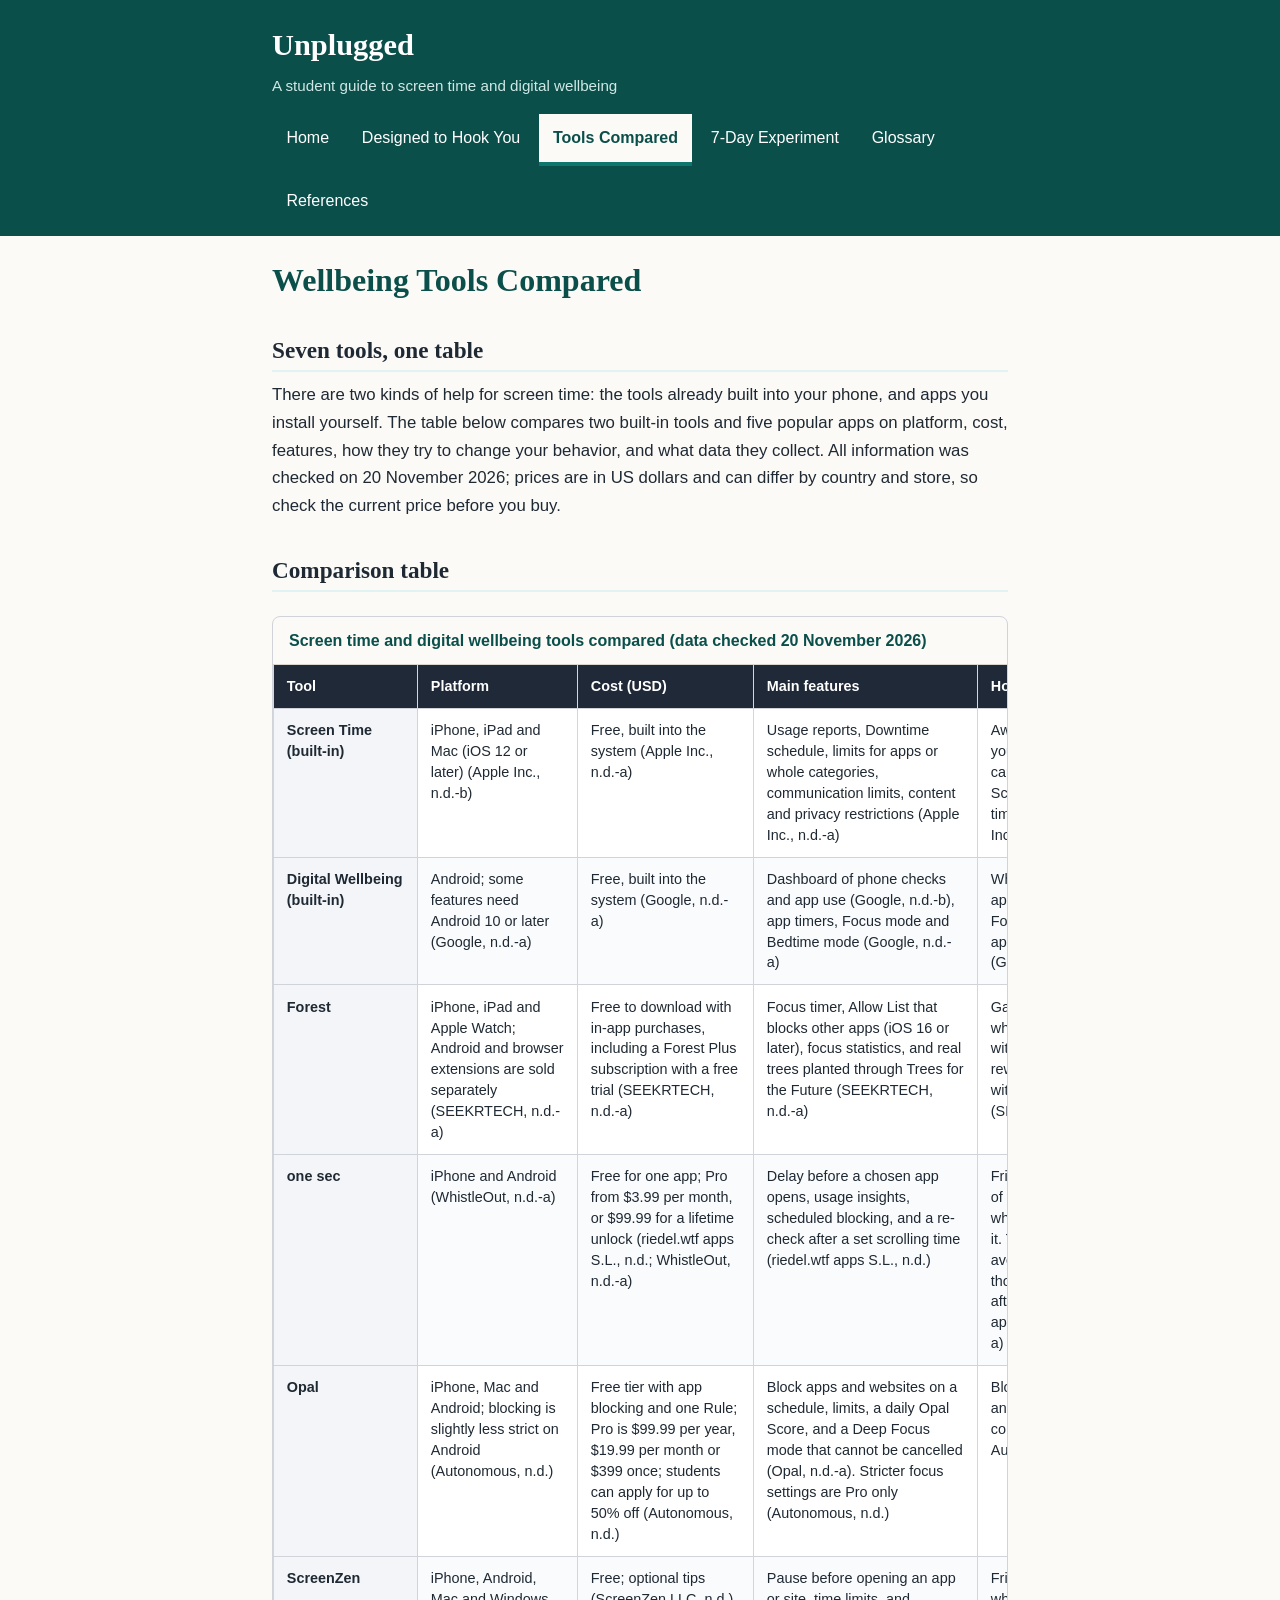
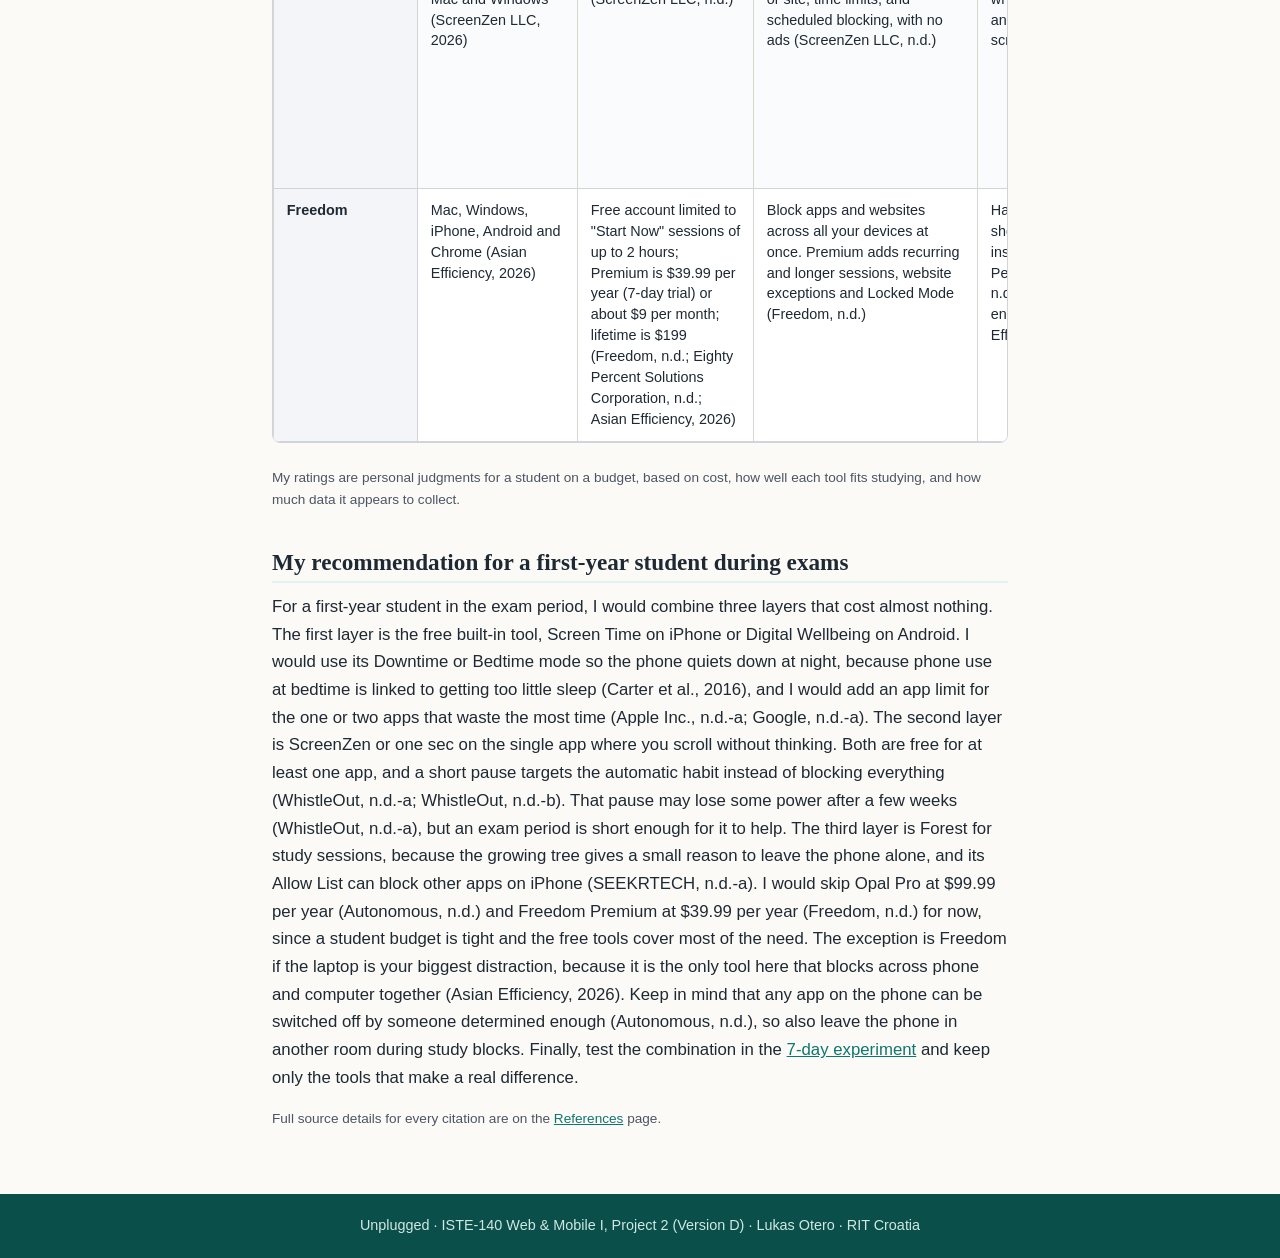
<file: tools.html>
<!DOCTYPE html>
<html lang="en">
  <head>
    <meta charset="utf-8">
    <meta name="viewport" content="width=device-width, initial-scale=1">
    <title>Tools Compared | Unplugged</title>
    <link rel="stylesheet" href="assets/css/style.css">
  </head>
  <body>
    <header class="site-header">
      <p class="site-name">Unplugged</p>
      <p class="site-tagline">A student guide to screen time and digital wellbeing</p>
      <nav aria-label="Main navigation">
        <ul class="nav-list">
          <li><a href="index.html">Home</a></li>
          <li><a href="hooked.html">Designed to Hook You</a></li>
          <li><a href="tools.html" aria-current="page">Tools Compared</a></li>
          <li><a href="experiment.html">7-Day Experiment</a></li>
          <li><a href="glossary.html">Glossary</a></li>
          <li><a href="references.html">References</a></li>
        </ul>
      </nav>
    </header>

    <main>
      <h1>Wellbeing Tools Compared</h1>

      <section class="intro">
        <h2>Seven tools, one table</h2>
        <p>There are two kinds of help for screen time: the tools already built into your phone, and apps you install yourself. The table below compares two built-in tools and five popular apps on platform, cost, features, how they try to change your behavior, and what data they collect. All information was checked on <time datetime="2026-11-20">20 November 2026</time>; prices are in US dollars and can differ by country and store, so check the current price before you buy.</p>
      </section>

      <section>
        <h2>Comparison table</h2>
        <div class="table-wrap" role="region" aria-labelledby="tools-caption" tabindex="0">
          <table class="comparison-table">
            <caption id="tools-caption">Screen time and digital wellbeing tools compared (data checked 20 November 2026)</caption>
            <thead>
              <tr>
                <th scope="col">Tool</th>
                <th scope="col">Platform</th>
                <th scope="col">Cost (USD)</th>
                <th scope="col">Main features</th>
                <th scope="col">How it tries to change behavior</th>
                <th scope="col">Data it collects</th>
                <th scope="col">My rating (out of 5)</th>
              </tr>
            </thead>
            <tbody>
              <tr>
                <th scope="row">Screen Time (built-in)</th>
                <td>iPhone, iPad and Mac (iOS 12 or later) (Apple Inc., n.d.-b)</td>
                <td>Free, built into the system (Apple Inc., n.d.-a)</td>
                <td>Usage reports, Downtime schedule, limits for apps or whole categories, communication limits, content and privacy restrictions (Apple Inc., n.d.-a)</td>
                <td>Awareness plus limits: you see your numbers, then set daily caps and quiet hours. With a Screen Time passcode, extra time has to be approved (Apple Inc., n.d.-a)</td>
                <td>Apple states that it gathers no specific app or web usage data (Apple Inc., n.d.-b)</td>
                <td class="rating">4. Free and private, but easy to ignore</td>
              </tr>
              <tr>
                <th scope="row">Digital Wellbeing (built-in)</th>
                <td>Android; some features need Android 10 or later (Google, n.d.-a)</td>
                <td>Free, built into the system (Google, n.d.-a)</td>
                <td>Dashboard of phone checks and app use (Google, n.d.-b), app timers, Focus mode and Bedtime mode (Google, n.d.-a)</td>
                <td>When an app timer runs out, the app closes and its icon dims. Focus mode pauses chosen apps and their notifications (Google, n.d.-a)</td>
                <td>Setup asks for access to app usage and sensor data (AT&amp;T, n.d.). I did not find a plain list of what Google stores</td>
                <td class="rating">4. Good free baseline for Android</td>
              </tr>
              <tr>
                <th scope="row">Forest</th>
                <td>iPhone, iPad and Apple Watch; Android and browser extensions are sold separately (SEEKRTECH, n.d.-a)</td>
                <td>Free to download with in-app purchases, including a Forest Plus subscription with a free trial (SEEKRTECH, n.d.-a)</td>
                <td>Focus timer, Allow List that blocks other apps (iOS 16 or later), focus statistics, and real trees planted through Trees for the Future (SEEKRTECH, n.d.-a)</td>
                <td>Gamification: a virtual tree grows while you stay off the phone and withers if you leave. Coins, rewards and shared sessions with friends keep you going (SEEKRTECH, n.d.-a)</td>
                <td>App Store label says contact info and usage data may be used to track you across other companies' apps, and purchases are linked to you (SEEKRTECH, n.d.-b)</td>
                <td class="rating">4. Fun for study sessions, but tracking is a downside</td>
              </tr>
              <tr>
                <th scope="row">one sec</th>
                <td>iPhone and Android (WhistleOut, n.d.-a)</td>
                <td>Free for one app; Pro from $3.99 per month, or $99.99 for a lifetime unlock (riedel.wtf apps S.L., n.d.; WhistleOut, n.d.-a)</td>
                <td>Delay before a chosen app opens, usage insights, scheduled blocking, and a re-check after a set scrolling time (riedel.wtf apps S.L., n.d.)</td>
                <td>Friction: it delays an app instead of blocking it, so you decide whether you really want to open it. The developer reports an average 57% drop in app use, though the pause can lose power after a few weeks (riedel.wtf apps S.L., n.d.; WhistleOut, n.d.-a)</td>
                <td>The App Store points to the developer's privacy policy for details. I could not confirm the specific data types</td>
                <td class="rating">4. Great free habit-breaker for one app</td>
              </tr>
              <tr>
                <th scope="row">Opal</th>
                <td>iPhone, Mac and Android; blocking is slightly less strict on Android (Autonomous, n.d.)</td>
                <td>Free tier with app blocking and one Rule; Pro is $99.99 per year, $19.99 per month or $399 once; students can apply for up to 50% off (Autonomous, n.d.)</td>
                <td>Block apps and websites on a schedule, limits, a daily Opal Score, and a Deep Focus mode that cannot be cancelled (Opal, n.d.-a). Stricter focus settings are Pro only (Autonomous, n.d.)</td>
                <td>Blocking plus scores, streaks and leaderboards to reward consistency (Opal, n.d.-a; Autonomous, n.d.)</td>
                <td>Opal says blocking happens on the phone and browsing data never leaves it (Opal, n.d.-b). One review notes the Play Store listing says location may be shared with third parties (Autonomous, n.d.)</td>
                <td class="rating">3. Polished, but expensive for a student</td>
              </tr>
              <tr>
                <th scope="row">ScreenZen</th>
                <td>iPhone, Android, Mac and Windows (ScreenZen LLC, 2026)</td>
                <td>Free; optional tips (ScreenZen LLC, n.d.)</td>
                <td>Pause before opening an app or site, time limits, and scheduled blocking, with no ads (ScreenZen LLC, n.d.)</td>
                <td>Friction: a delay screen appears when you open a flagged app, and the app stays on your home screen (WhistleOut, n.d.-b)</td>
                <td>Core settings are stored on the device and no personally identifiable information is collected, only an anonymous identifier and diagnostic logs (ScreenZen LLC, 2026). The Play Store listing says app activity and device IDs may be shared with third parties (Google Play, n.d.)</td>
                <td class="rating">4. Best free option, with a mixed privacy picture</td>
              </tr>
              <tr>
                <th scope="row">Freedom</th>
                <td>Mac, Windows, iPhone, Android and Chrome (Asian Efficiency, 2026)</td>
                <td>Free account limited to "Start Now" sessions of up to 2 hours; Premium is $39.99 per year (7-day trial) or about $9 per month; lifetime is $199 (Freedom, n.d.; Eighty Percent Solutions Corporation, n.d.; Asian Efficiency, 2026)</td>
                <td>Block apps and websites across all your devices at once. Premium adds recurring and longer sessions, website exceptions and Locked Mode (Freedom, n.d.)</td>
                <td>Hard blocking: a blocked app shows a calm green screen instead of opening (Eighty Percent Solutions Corporation, n.d.). Locked Mode stops you ending a session early (Asian Efficiency, 2026)</td>
                <td>One review says the team does not track or record browsing or app behavior (TCK Publishing, n.d.). I did not check this against Freedom's own policy</td>
                <td class="rating">3. Only tool that covers laptop and phone, but costs money</td>
              </tr>
            </tbody>
          </table>
        </div>
        <p class="table-note">My ratings are personal judgments for a student on a budget, based on cost, how well each tool fits studying, and how much data it appears to collect.</p>
      </section>

      <section>
        <h2>My recommendation for a first-year student during exams</h2>
        <p>For a first-year student in the exam period, I would combine three layers that cost almost nothing. The first layer is the free built-in tool, Screen Time on iPhone or Digital Wellbeing on Android. I would use its Downtime or Bedtime mode so the phone quiets down at night, because phone use at bedtime is linked to getting too little sleep (Carter et al., 2016), and I would add an app limit for the one or two apps that waste the most time (Apple Inc., n.d.-a; Google, n.d.-a). The second layer is ScreenZen or one sec on the single app where you scroll without thinking. Both are free for at least one app, and a short pause targets the automatic habit instead of blocking everything (WhistleOut, n.d.-a; WhistleOut, n.d.-b). That pause may lose some power after a few weeks (WhistleOut, n.d.-a), but an exam period is short enough for it to help. The third layer is Forest for study sessions, because the growing tree gives a small reason to leave the phone alone, and its Allow List can block other apps on iPhone (SEEKRTECH, n.d.-a). I would skip Opal Pro at $99.99 per year (Autonomous, n.d.) and Freedom Premium at $39.99 per year (Freedom, n.d.) for now, since a student budget is tight and the free tools cover most of the need. The exception is Freedom if the laptop is your biggest distraction, because it is the only tool here that blocks across phone and computer together (Asian Efficiency, 2026). Keep in mind that any app on the phone can be switched off by someone determined enough (Autonomous, n.d.), so also leave the phone in another room during study blocks. Finally, test the combination in the <a href="experiment.html">7-day experiment</a> and keep only the tools that make a real difference.</p>
      </section>

      <p class="table-note">Full source details for every citation are on the <a href="references.html">References</a> page.</p>
    </main>

    <footer class="site-footer">
      <p>Unplugged &middot; ISTE-140 Web &amp; Mobile I, Project 2 (Version D) &middot; Lukas Otero &middot; RIT Croatia</p>
    </footer>
  </body>
</html>
</file>
<file: assets/css/style.css>
/* Unplugged - one stylesheet for all  pages.
Lukas Otero fro Web and Mobile 1
*/
:root {
  --ink: #1f2933;
  --muted: #52606d;
  --paper: #fbfaf7;
  --card: #ffffff;
  --accent: #0f766e;
  --accent-dark: #0b4f4a;
  --accent-soft: #e0f2f1;
  --line: #d9d6cf;
  --font-body: "Segoe UI", Roboto, Helvetica, Arial, sans-serif;
  --font-head: Georgia, "Times New Roman", serif;
}

* {
  box-sizing: border-box;
}

html {
  font-size: 100%;
}

body {
  margin: 0;
  background: var(--paper);
  color: var(--ink);
  font-family: var(--font-body);
  line-height: 1.65;
}


.site-header {
  background: var(--accent-dark);
  color: #ffffff;
  padding: 1.25rem 1rem 0;
}

.site-name {
  margin: 0;
  font-family: var(--font-head);
  font-size: 1.9rem;
  font-weight: bold;
}

.site-tagline {
  margin: 0.15rem 0 1rem;
  color: #cfe8e5;
  font-size: 0.95rem;
}

.nav-list {
  display: flex;
  flex-wrap: wrap;
  gap: 0.25rem;
  margin: 0;
  padding: 0;
  list-style: none;
}

.nav-list a {
  display: block;
  padding: 0.7rem 0.9rem;
  color: #ffffff;
  text-decoration: none;
  border-bottom: 4px solid transparent;
}

.nav-list a:hover,
.nav-list a:focus {
  background: rgba(255, 255, 255, 0.12);
}

.nav-list a[aria-current="page"] {
  background: var(--paper);
  color: var(--accent-dark);
  font-weight: bold;
  border-bottom-color: var(--accent);
}


main {
  max-width: 48rem;
  margin: 0 auto;
  padding: 1.5rem 1rem 2.5rem;
}

h1,
h2,
h3 {
  font-family: var(--font-head);
  line-height: 1.25;
}

h1 {
  margin: 0 0 1.25rem;
  font-size: 2rem;
  color: var(--accent-dark);
}

h2 {
  margin: 2.25rem 0 0.6rem;
  padding-bottom: 0.3rem;
  font-size: 1.45rem;
  border-bottom: 2px solid var(--accent-soft);
}

p {
  margin: 0 0 1rem;
}

a {
  color: var(--accent);
}

a:hover,
a:focus {
  color: var(--accent-dark);
}

ul,
ol {
  margin: 0 0 1rem;
  padding-left: 1.4rem;
}

li {
  margin-bottom: 0.4rem;
}


img {
  display: block;
  max-width: 100%;
  height: auto;
}

figure {
  margin: 1.5rem 0;
  padding: 0.75rem;
  background: var(--card);
  border: 1px solid var(--line);
  border-radius: 6px;
}

figcaption {
  margin-top: 0.6rem;
  color: var(--muted);
  font-size: 0.9rem;
}


.note {
  margin: 1.25rem 0;
  padding: 0.9rem 1.1rem;
  background: var(--accent-soft);
  border-left: 5px solid var(--accent);
  border-radius: 0 6px 6px 0;
}

.note p {
  margin: 0;
}


.table-wrap {
  overflow-x: auto;
  margin: 1.25rem 0;
}

table {
  width: 100%;
  min-width: 36rem;
  border-collapse: collapse;
  background: var(--card);
}

caption {
  padding: 0.5rem 0;
  text-align: left;
  font-weight: bold;
  color: var(--accent-dark);
}

th,
td {
  padding: 0.6rem 0.75rem;
  border: 1px solid var(--line);
  text-align: left;
  vertical-align: top;
}

thead th {
  background: var(--accent-dark);
  color: #ffffff;
}

tbody th {
  background: var(--accent-soft);
}


dt {
  margin-top: 1.1rem;
  font-weight: bold;
  color: var(--accent-dark);
}

dd {
  margin: 0.2rem 0 0 1rem;
}


.reference-list {
  padding: 0;
  list-style: none;
}

.reference-list li {
  padding-left: 2rem;
  text-indent: -2rem;
}


.site-footer {
  padding: 1.25rem 1rem;
  background: var(--accent-dark);
  color: #cfe8e5;
  text-align: center;
  font-size: 0.9rem;
}

.site-footer p {
  margin: 0;
}


@media (max-width: 600px) {
  .site-name {
    font-size: 1.6rem;
  }

  .nav-list {
    flex-direction: column;
    gap: 0;
  }

  .nav-list a {
    padding: 0.8rem 0.5rem;
    border-bottom: 1px solid rgba(255, 255, 255, 0.15);
  }

  .nav-list a[aria-current="page"] {
    border-left: 5px solid var(--accent);
  }

  h1 {
    font-size: 1.6rem;
  }

  h2 {
    font-size: 1.25rem;
  }
}


@media (min-width: 1000px) {
  .site-header {
    padding-left: calc((100% - 48rem) / 2 + 1rem);
    padding-right: calc((100% - 48rem) / 2 + 1rem);
  }

  main {
    font-size: 1.05rem;
  }
}

.table-wrap {
  overflow-x: auto;
  margin: 1.5rem 0;
  border: 1px solid #d0d4da;
  border-radius: 8px;
  -webkit-overflow-scrolling: touch;
}

.table-wrap:focus-visible {
  outline: 3px solid #1a5fb4;
  outline-offset: 2px;
}

.comparison-table {
  width: 100%;
  min-width: 960px;
  border-collapse: collapse;
  font-size: 0.9rem;
  line-height: 1.45;
  text-align: left;
}

.comparison-table caption {
  padding: 0.75rem 1rem;
  caption-side: top;
  text-align: left;
  font-weight: 700;
  font-size: 1rem;
}

.comparison-table th,
.comparison-table td {
  padding: 0.7rem 0.8rem;
  border-bottom: 1px solid #d0d4da;
  vertical-align: top;
}

.comparison-table thead th {
  background: #1f2937;
  color: #ffffff;
  font-weight: 600;
  white-space: nowrap;
  position: sticky;
  top: 0;
}

.comparison-table tbody th[scope="row"] {
  background: #f3f5f8;
  font-weight: 700;
  min-width: 9rem;
  border-right: 1px solid #d0d4da;
}

.comparison-table tbody tr:nth-child(even) td {
  background: #fafbfc;
}

.comparison-table tbody tr:hover td,
.comparison-table tbody tr:hover th[scope="row"] {
  background: #eaf1fb;
}

.comparison-table th:nth-child(2),
.comparison-table td:nth-child(2) { min-width: 10rem; }
.comparison-table th:nth-child(3),
.comparison-table td:nth-child(3) { min-width: 11rem; }
.comparison-table th:nth-child(4),
.comparison-table td:nth-child(4),
.comparison-table th:nth-child(5),
.comparison-table td:nth-child(5),
.comparison-table th:nth-child(6),
.comparison-table td:nth-child(6) { min-width: 14rem; }

.comparison-table td.rating {
  min-width: 9rem;
  font-weight: 600;
}

.table-note {
  margin: 0.75rem 0 1.5rem;
  font-size: 0.85rem;
  color: #4b5563;
}

@media (max-width: 600px) {
  .comparison-table {
    font-size: 0.85rem;
  }
  .comparison-table th,
  .comparison-table td {
    padding: 0.55rem 0.6rem;
  }
}

@media print {
  .table-wrap {
    overflow: visible;
    border: none;
  }
  .comparison-table {
    min-width: 0;
    font-size: 0.75rem;
  }
  .comparison-table thead th {
    background: #e5e7eb;
    color: #000000;
    position: static;
  }
}
.pattern {
  margin: 1rem 0;
  padding: 1rem 1.25rem;
  border: 1px solid #d0d4da;
  border-left: 4px solid #1a5fb4;
  border-radius: 6px;
  background: #fafbfc;
}

.pattern h3 {
  margin-top: 0;
}

.pattern p:last-child {
  margin-bottom: 0;
}

.diagram {
  margin: 1.5rem 0;
  text-align: center;
}

.diagram img {
  max-width: 100%;
  height: auto;
  border: 1px solid #d0d4da;
  border-radius: 6px;
  background: #ffffff;
}

.diagram figcaption {
  margin-top: 0.5rem;
  font-size: 0.9rem;
  color: #4b5563;
  text-align: left;
}

.diagram-description {
  margin-top: 1rem;
  padding: 1rem 1.25rem;
  background: #f3f5f8;
  border-radius: 6px;
}

.diagram-description h3 {
  margin-top: 0;
}

.data-table {
  min-width: 46rem;
  font-size: 0.95rem;
}

.data-table tbody th[scope="row"] {
  white-space: nowrap;
}

.data-table tr.period th {
  background: var(--accent-dark);
  color: #ffffff;
  font-family: var(--font-head);
  font-size: 1rem;
}

.data-table tr.avg th,
.data-table tr.avg td {
  background: #cfe8e5;
  font-weight: bold;
  border-top: 2px solid var(--accent);
}

.data-table tbody + tbody tr.period th {
  border-top: 3px solid var(--card);
}


.shots {
  display: grid;
  grid-template-columns: repeat(auto-fit, minmax(16rem, 1fr));
  gap: 1rem;
  margin: 1.5rem 0;
}

.shots figure {
  margin: 0;
}

.shots img {
  margin: 0 auto;
  border-radius: 4px;
  border: 1px solid var(--line);
}

.reflection p {
  max-width: 44rem;
}
</file>
